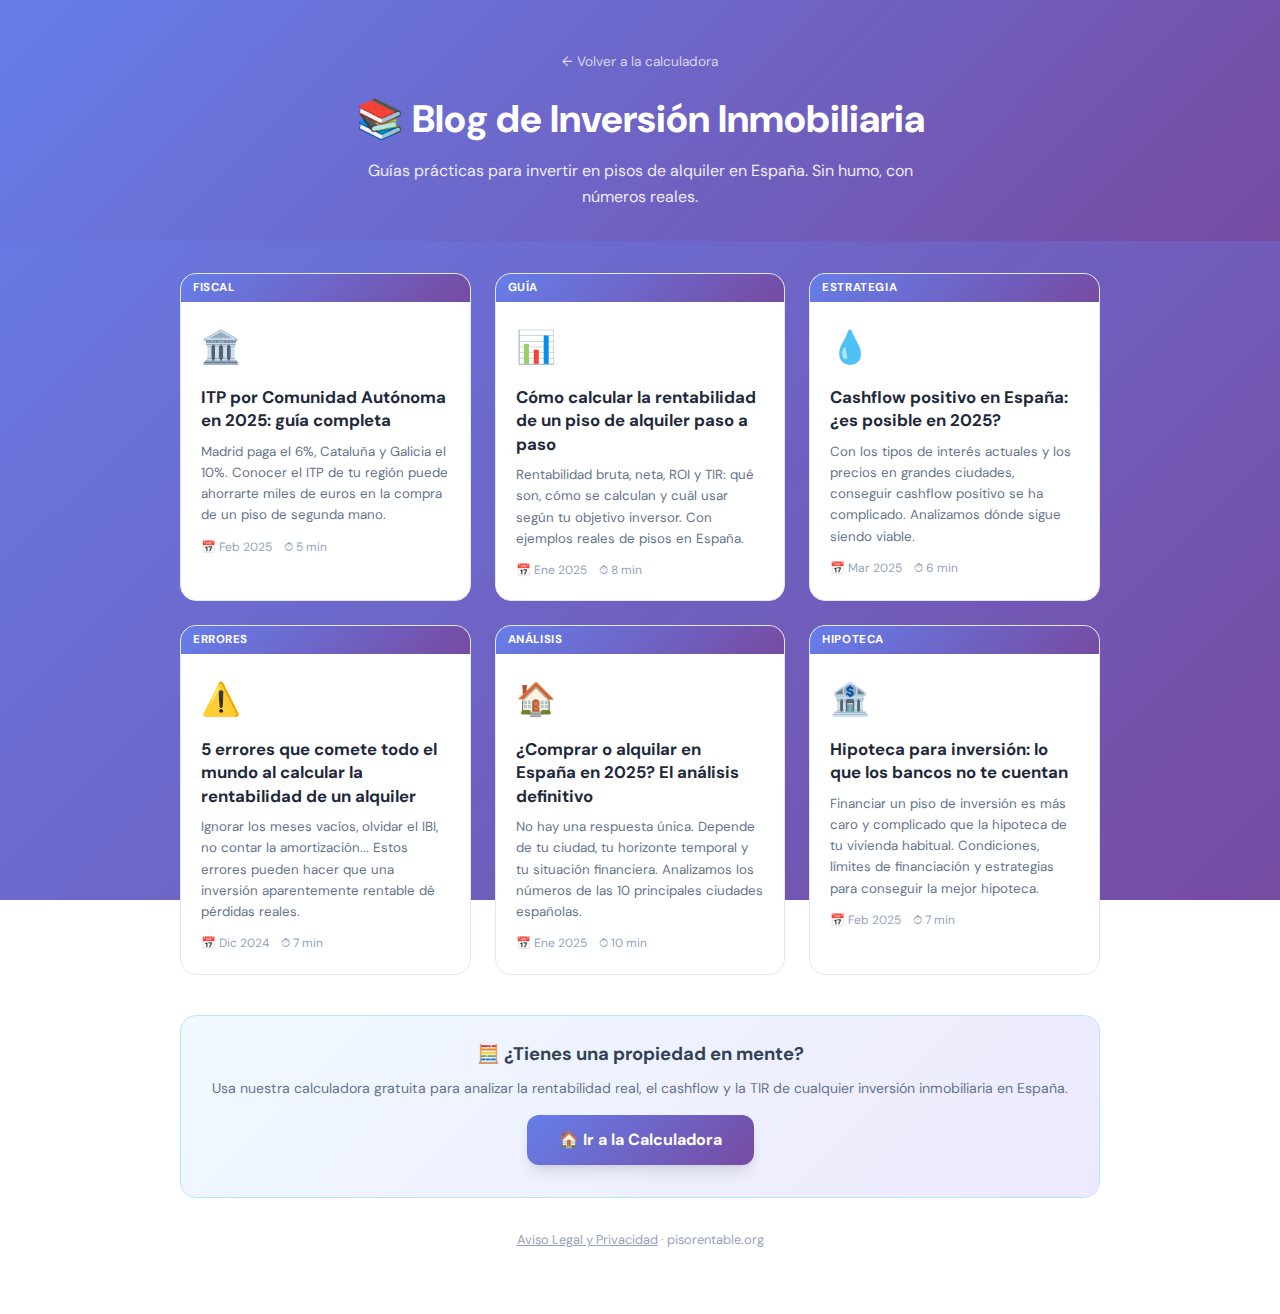
<file: blog.html>
<!DOCTYPE html>
<html lang="es">
<head>
    <meta charset="UTF-8"/>
    <meta name="viewport" content="width=device-width, initial-scale=1.0"/>
    <meta name="description" content="Guías y artículos sobre inversión inmobiliaria en España: cómo calcular la rentabilidad de un piso, ITP por comunidad autónoma, errores al invertir en alquiler y más."/>
    <meta name="keywords" content="blog inversión inmobiliaria, rentabilidad alquiler españa, ITP comunidades autónomas, cashflow inmobiliario, errores inversión piso"/>
    <meta property="og:type" content="website"/>
    <meta property="og:url" content="https://pisorentable.org/blog"/>
    <meta property="og:title" content="Blog de Inversión Inmobiliaria | PisoRentable.org"/>
    <meta property="og:description" content="Guías prácticas para invertir en pisos de alquiler en España. Sin humo, con números reales."/>
    <link rel="icon" type="image/png" href="https://pisorentable.org/piso.png"/>
    <title>Blog de Inversión Inmobiliaria | PisoRentable.org</title>
    <link rel="preconnect" href="https://fonts.googleapis.com"/>
    <link rel="preconnect" href="https://fonts.gstatic.com" crossorigin/>
    <link href="https://fonts.googleapis.com/css2?family=DM+Sans:wght@300;400;500;600;700;800&family=Inter:wght@400;500;600;700&display=swap" rel="stylesheet"/>
    <link rel="stylesheet" href="style.css">
    <style>
        .blog-hero {
            background: var(--gradient-main, linear-gradient(135deg, #667eea 0%, #764ba2 100%));
            padding: 3rem 1.5rem 2rem;
            text-align: center;
            color: #fff;
        }
        .blog-hero h1 { font-size: clamp(1.6rem, 4vw, 2.4rem); font-weight: 800; margin-bottom: 0.5rem; }
        .blog-hero p { font-size: 1rem; opacity: 0.88; max-width: 560px; margin: 0 auto; }
        .blog-back { display: inline-flex; align-items: center; gap: 0.4rem; color: rgba(255,255,255,0.75); font-size: 0.85rem; text-decoration: none; margin-bottom: 1rem; }
        .blog-back:hover { color: #fff; }

        .blog-container { max-width: 960px; margin: 2rem auto; padding: 0 1.25rem; }
        .blog-grid { display: grid; grid-template-columns: repeat(auto-fill, minmax(280px, 1fr)); gap: 1.5rem; }
        .blog-card {
            background: var(--card-bg, #fff);
            border: 1px solid var(--border-color, #e2e8f0);
            border-radius: 1rem;
            overflow: hidden;
            transition: transform 0.2s, box-shadow 0.2s;
            text-decoration: none;
            color: inherit;
        }
        .blog-card:hover { transform: translateY(-3px); box-shadow: 0 12px 32px rgba(0,0,0,0.1); }
        .blog-card-badge {
            background: linear-gradient(135deg, #667eea, #764ba2);
            color: #fff;
            font-size: 0.72rem;
            font-weight: 700;
            padding: 0.3rem 0.75rem;
            letter-spacing: 0.05em;
            text-transform: uppercase;
        }
        .blog-card-body { padding: 1.25rem; }
        .blog-card-emoji { font-size: 2rem; margin-bottom: 0.75rem; display: block; }
        .blog-card h2 { font-size: 1.05rem; font-weight: 700; margin-bottom: 0.5rem; color: var(--text-main, #1e293b); line-height: 1.4; }
        .blog-card p { font-size: 0.83rem; color: var(--text-light, #64748b); line-height: 1.6; margin-bottom: 0.75rem; }
        .blog-card-meta { font-size: 0.75rem; color: #94a3b8; display: flex; gap: 0.75rem; }
        .blog-cta {
            background: linear-gradient(135deg, #f0f9ff, #ede9fe);
            border: 1.5px solid #bae6fd;
            border-radius: 1rem;
            padding: 1.5rem;
            text-align: center;
            margin-top: 2.5rem;
        }
        .blog-cta h3 { font-size: 1.15rem; font-weight: 700; margin-bottom: 0.5rem; }
        .blog-cta p { font-size: 0.88rem; color: var(--text-light, #64748b); margin-bottom: 1rem; }

        @media (prefers-color-scheme: dark) {
            .blog-card { background: #1e293b; border-color: #334155; }
            .blog-card h2 { color: #f1f5f9; }
            .blog-cta { background: #1e293b; border-color: #334155; }
        }
    </style>
</head>
<body>
<div class="blog-hero">
    <a class="blog-back" href="/">← Volver a la calculadora</a>
    <h1>📚 Blog de Inversión Inmobiliaria</h1>
    <p>Guías prácticas para invertir en pisos de alquiler en España. Sin humo, con números reales.</p>
</div>

<div class="blog-container">
    <div class="blog-grid">

        <a href="/blog/itp-por-comunidad-autonoma.html" class="blog-card">
            <div class="blog-card-badge">Fiscal</div>
            <div class="blog-card-body">
                <span class="blog-card-emoji">🏛️</span>
                <h2>ITP por Comunidad Autónoma en 2025: guía completa</h2>
                <p>Madrid paga el 6%, Cataluña y Galicia el 10%. Conocer el ITP de tu región puede ahorrarte miles de euros en la compra de un piso de segunda mano.</p>
                <div class="blog-card-meta"><span>📅 Feb 2025</span><span>⏱ 5 min</span></div>
            </div>
        </a>

        <a href="/blog/como-calcular-rentabilidad-alquiler.html" class="blog-card">
            <div class="blog-card-badge">Guía</div>
            <div class="blog-card-body">
                <span class="blog-card-emoji">📊</span>
                <h2>Cómo calcular la rentabilidad de un piso de alquiler paso a paso</h2>
                <p>Rentabilidad bruta, neta, ROI y TIR: qué son, cómo se calculan y cuál usar según tu objetivo inversor. Con ejemplos reales de pisos en España.</p>
                <div class="blog-card-meta"><span>📅 Ene 2025</span><span>⏱ 8 min</span></div>
            </div>
        </a>

        <a href="/blog/cashflow-positivo-espana.html" class="blog-card">
            <div class="blog-card-badge">Estrategia</div>
            <div class="blog-card-body">
                <span class="blog-card-emoji">💧</span>
                <h2>Cashflow positivo en España: ¿es posible en 2025?</h2>
                <p>Con los tipos de interés actuales y los precios en grandes ciudades, conseguir cashflow positivo se ha complicado. Analizamos dónde sigue siendo viable.</p>
                <div class="blog-card-meta"><span>📅 Mar 2025</span><span>⏱ 6 min</span></div>
            </div>
        </a>

        <a href="/blog/errores-invertir-piso-alquiler.html" class="blog-card">
            <div class="blog-card-badge">Errores</div>
            <div class="blog-card-body">
                <span class="blog-card-emoji">⚠️</span>
                <h2>5 errores que comete todo el mundo al calcular la rentabilidad de un alquiler</h2>
                <p>Ignorar los meses vacíos, olvidar el IBI, no contar la amortización... Estos errores pueden hacer que una inversión aparentemente rentable dé pérdidas reales.</p>
                <div class="blog-card-meta"><span>📅 Dic 2024</span><span>⏱ 7 min</span></div>
            </div>
        </a>

        <a href="/blog/comprar-vs-alquilar-espana-2025.html" class="blog-card">
            <div class="blog-card-badge">Análisis</div>
            <div class="blog-card-body">
                <span class="blog-card-emoji">🏠</span>
                <h2>¿Comprar o alquilar en España en 2025? El análisis definitivo</h2>
                <p>No hay una respuesta única. Depende de tu ciudad, tu horizonte temporal y tu situación financiera. Analizamos los números de las 10 principales ciudades españolas.</p>
                <div class="blog-card-meta"><span>📅 Ene 2025</span><span>⏱ 10 min</span></div>
            </div>
        </a>

        <a href="/blog/hipoteca-inversion-alquiler.html" class="blog-card">
            <div class="blog-card-badge">Hipoteca</div>
            <div class="blog-card-body">
                <span class="blog-card-emoji">🏦</span>
                <h2>Hipoteca para inversión: lo que los bancos no te cuentan</h2>
                <p>Financiar un piso de inversión es más caro y complicado que la hipoteca de tu vivienda habitual. Condiciones, límites de financiación y estrategias para conseguir la mejor hipoteca.</p>
                <div class="blog-card-meta"><span>📅 Feb 2025</span><span>⏱ 7 min</span></div>
            </div>
        </a>

    </div>

    <div class="blog-cta">
        <h3>🧮 ¿Tienes una propiedad en mente?</h3>
        <p>Usa nuestra calculadora gratuita para analizar la rentabilidad real, el cashflow y la TIR de cualquier inversión inmobiliaria en España.</p>
        <a href="/" class="btn btn-primary" style="display:inline-block;padding:0.75rem 2rem;border-radius:0.75rem;text-decoration:none;background:linear-gradient(135deg,#667eea,#764ba2);color:#fff;font-weight:700;">
            🏠 Ir a la Calculadora
        </a>
    </div>

    <footer style="text-align:center;padding:2rem 0;color:#94a3b8;font-size:0.8rem;">
        <a href="/privacidad.html" style="color:#94a3b8;">Aviso Legal y Privacidad</a> · pisorentable.org
    </footer>
</div>
</body>
</html>
</file>
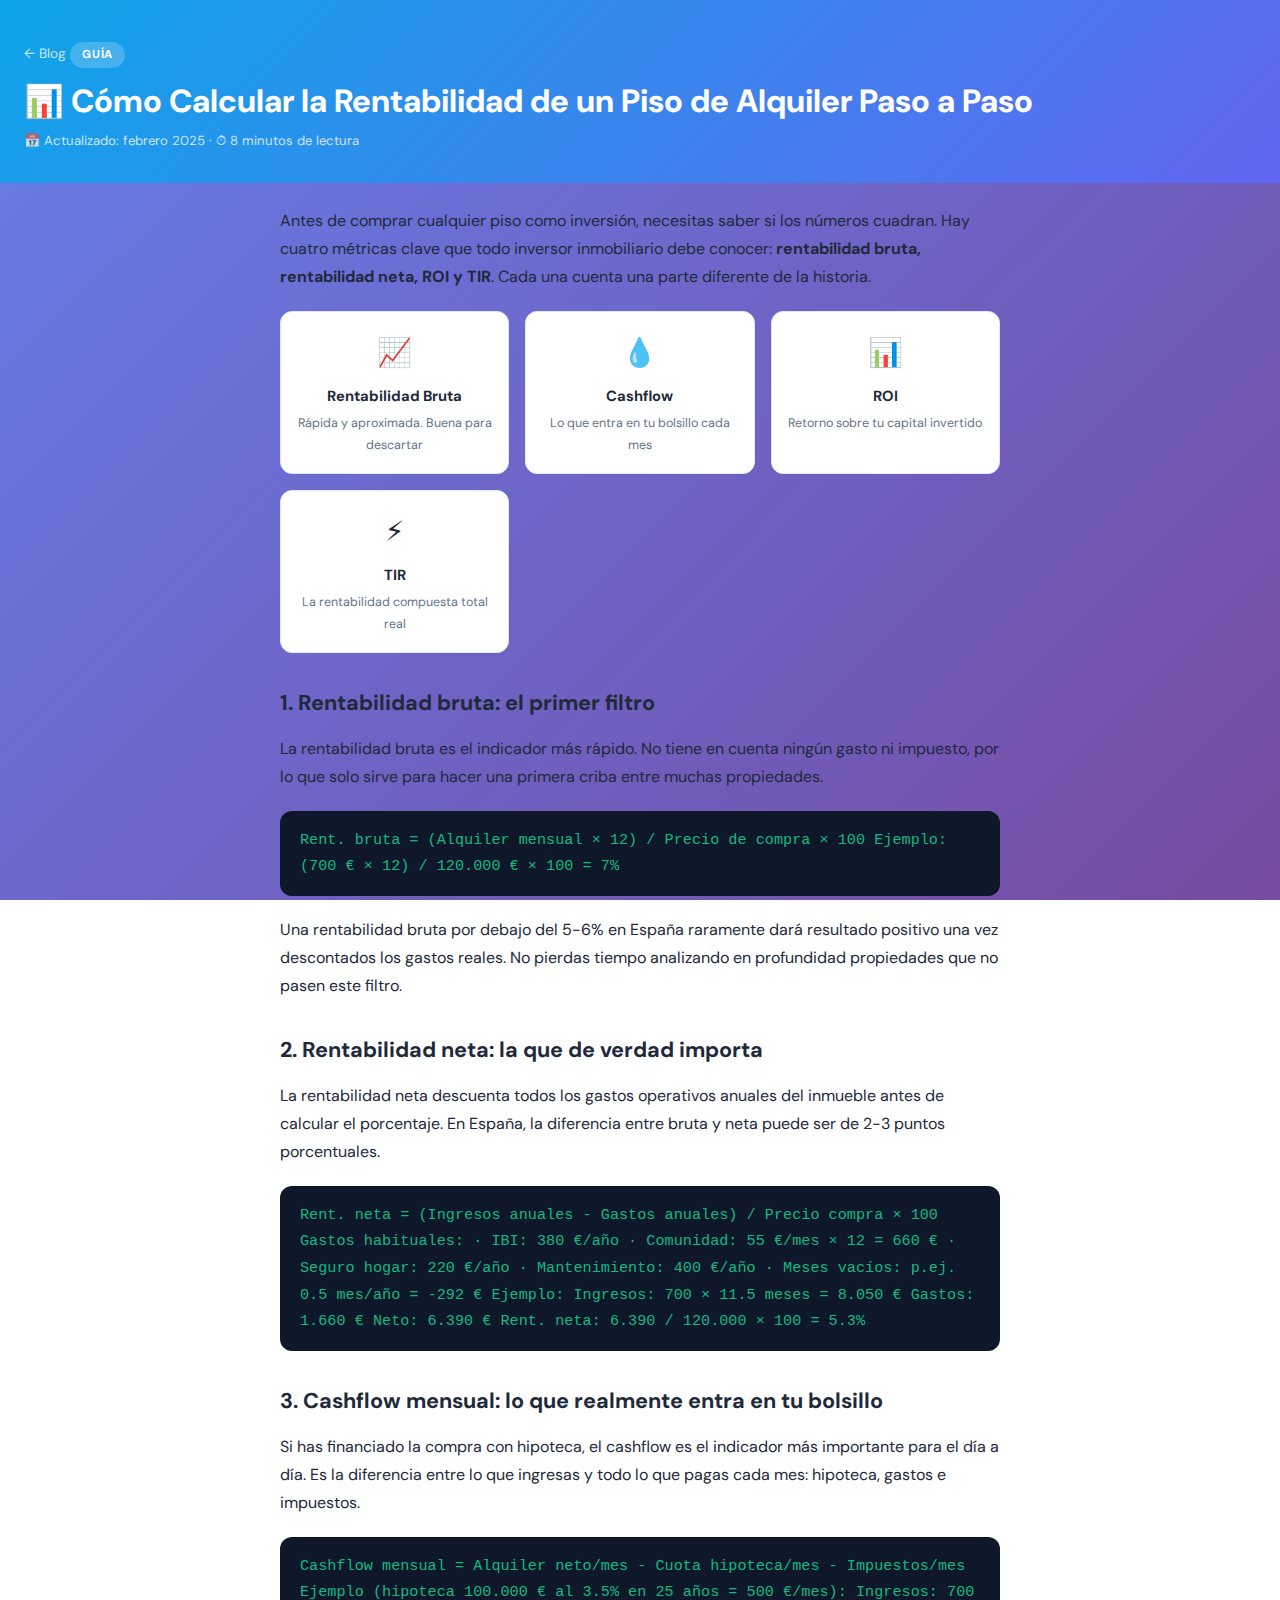
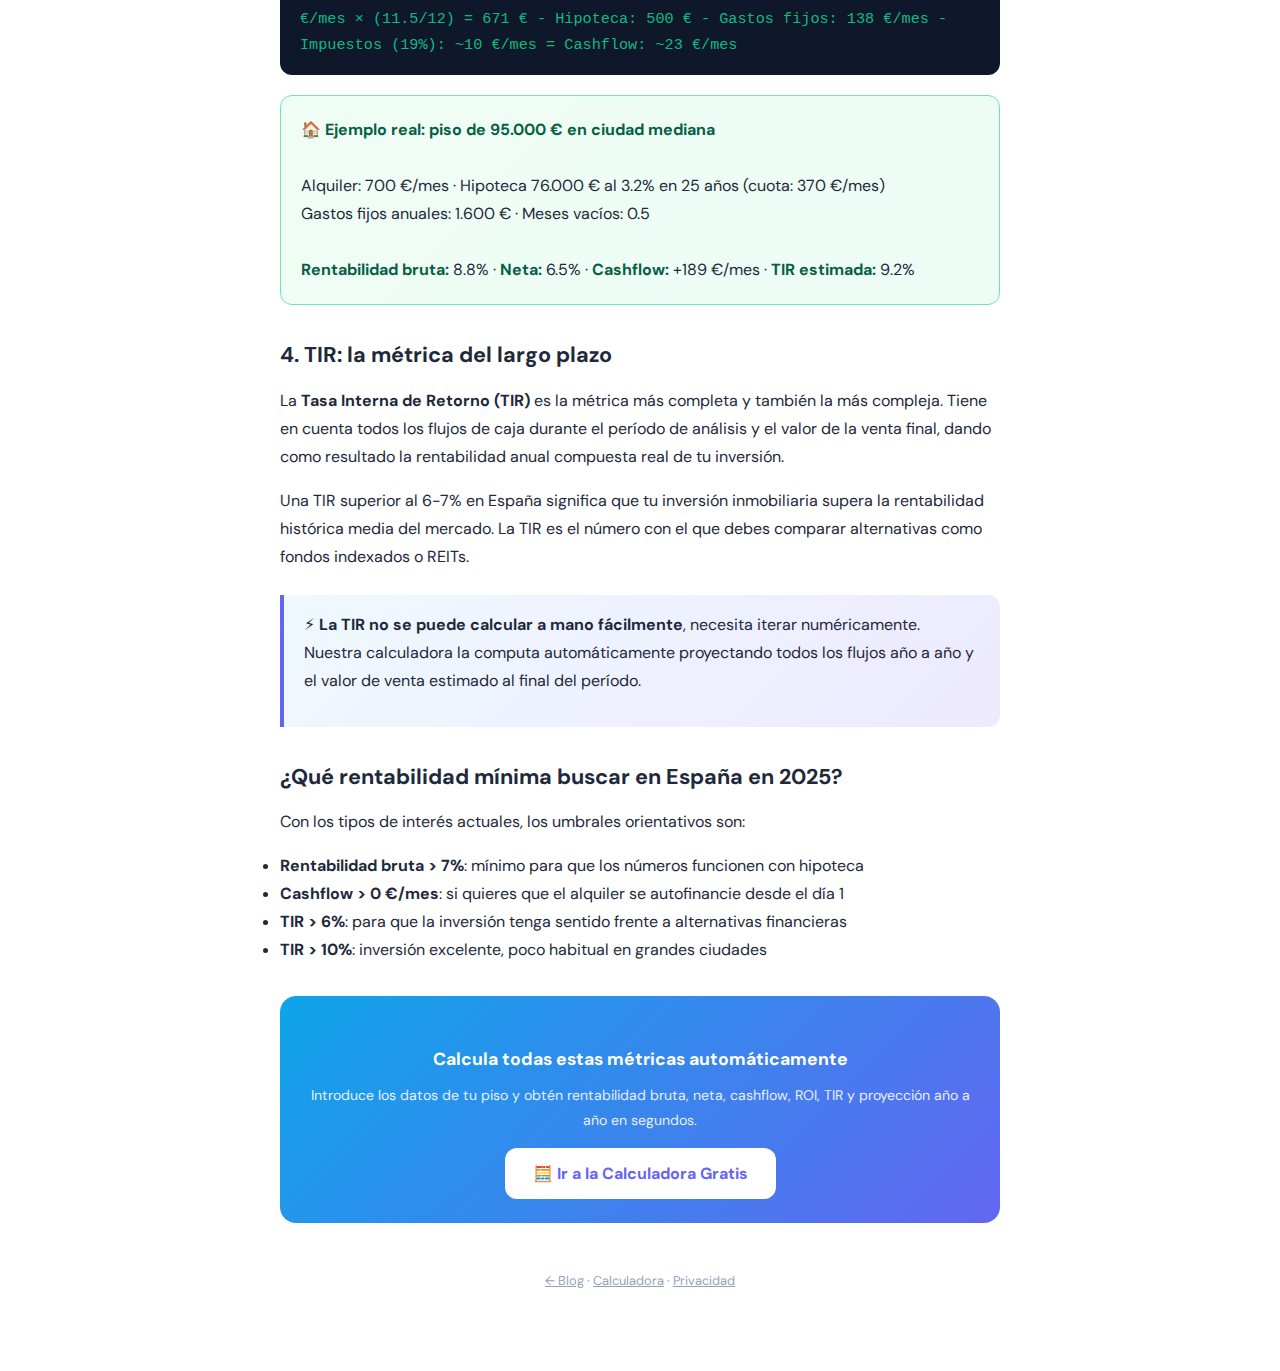
<file: como-calcular-rentabilidad-alquiler.html>
<!DOCTYPE html>
<html lang="es">
<head>
    <meta charset="UTF-8"/>
    <meta name="viewport" content="width=device-width, initial-scale=1.0"/>
    <meta name="description" content="Aprende a calcular la rentabilidad de un piso de alquiler en España paso a paso: rentabilidad bruta, neta, ROI, TIR y cashflow. Con fórmulas y ejemplos reales."/>
    <meta name="keywords" content="calcular rentabilidad piso alquiler, ROI inversión inmobiliaria, TIR piso alquiler, cashflow inmobiliario, rentabilidad bruta neta"/>
    <link rel="canonical" href="https://pisorentable.org/blog/como-calcular-rentabilidad-alquiler.html"/>
    <link rel="icon" type="image/png" href="https://pisorentable.org/piso.png"/>
    <title>Cómo Calcular la Rentabilidad de un Piso de Alquiler | PisoRentable.org</title>
    <link rel="preconnect" href="https://fonts.googleapis.com"/>
    <link rel="preconnect" href="https://fonts.gstatic.com" crossorigin/>
    <link href="https://fonts.googleapis.com/css2?family=DM+Sans:wght@300;400;500;600;700;800&family=Inter:wght@400;500;600;700&display=swap" rel="stylesheet"/>
    <link rel="stylesheet" href="../style.css">
    <script type="application/ld+json">
    {
        "@context": "https://schema.org",
        "@type": "Article",
        "headline": "Cómo calcular la rentabilidad de un piso de alquiler paso a paso",
        "description": "Guía completa: rentabilidad bruta, neta, ROI, TIR y cashflow con fórmulas y ejemplos reales.",
        "author": { "@type": "Organization", "name": "PisoRentable.org" },
        "publisher": { "@type": "Organization", "name": "PisoRentable.org", "url": "https://pisorentable.org" },
        "datePublished": "2025-01-15",
        "dateModified": "2025-02-20",
        "url": "https://pisorentable.org/blog/como-calcular-rentabilidad-alquiler.html"
    }
    </script>
    <style>
        .article-wrap { max-width: 760px; margin: 0 auto; padding: 1.5rem 1.25rem 3rem; }
        .article-hero { background: linear-gradient(135deg,#0ea5e9,#6366f1); padding: 2.5rem 1.5rem 2rem; color: #fff; }
        .article-back { display:inline-flex;align-items:center;gap:0.4rem;color:rgba(255,255,255,0.75);font-size:0.85rem;text-decoration:none;margin-bottom:1rem; }
        .article-back:hover { color:#fff; }
        .article-badge { font-size:0.72rem;font-weight:700;letter-spacing:0.07em;text-transform:uppercase;background:rgba(255,255,255,0.2);border-radius:99px;padding:0.25rem 0.75rem;display:inline-block;margin-bottom:0.75rem; }
        .article-hero h1 { font-size: clamp(1.4rem, 4vw, 2rem); font-weight: 800; line-height: 1.3; margin-bottom: 0.5rem; }
        .article-meta { font-size: 0.82rem; opacity: 0.75; }
        .article-body { font-size: 1rem; line-height: 1.75; color: var(--text-main, #1e293b); }
        .article-body h2 { font-size: 1.35rem; font-weight: 700; margin: 2rem 0 0.75rem; }
        .article-body h3 { font-size: 1.1rem; font-weight: 700; margin: 1.5rem 0 0.5rem; }
        .article-body p { margin-bottom: 1rem; }

        .formula-box {
            background: #0f172a;
            color: #10b981;
            border-radius: 0.75rem;
            padding: 1rem 1.25rem;
            font-family: 'Courier New', monospace;
            font-size: 0.95rem;
            margin: 1.25rem 0;
            overflow-x: auto;
        }
        .ejemplo-box {
            background: linear-gradient(135deg,#f0fdf4,#ecfdf5);
            border: 1.5px solid #6ee7b7;
            border-radius: 0.75rem;
            padding: 1.25rem;
            margin: 1.25rem 0;
        }
        .ejemplo-box strong { color: #065f46; }
        .article-callout { background: linear-gradient(135deg,#f0f9ff,#ede9fe); border-left: 4px solid #6366f1; border-radius: 0 0.75rem 0.75rem 0; padding: 1rem 1.25rem; margin: 1.5rem 0; }
        .metricas-grid { display: grid; grid-template-columns: repeat(auto-fill, minmax(200px, 1fr)); gap: 1rem; margin: 1.25rem 0; }
        .metrica-card { background: var(--card-bg,#fff); border: 1.5px solid var(--border-color,#e2e8f0); border-radius: 0.75rem; padding: 1rem; text-align: center; }
        .metrica-card .icon { font-size: 1.75rem; margin-bottom: 0.4rem; }
        .metrica-card .nombre { font-weight: 700; font-size: 0.92rem; margin-bottom: 0.25rem; }
        .metrica-card .desc { font-size: 0.78rem; color: var(--text-light,#64748b); }
        .article-cta { background: linear-gradient(135deg,#0ea5e9,#6366f1); border-radius: 1rem; padding: 1.5rem; text-align: center; color: #fff; margin-top: 2rem; }
        .article-cta h3 { font-size: 1.1rem; font-weight: 700; margin-bottom: 0.5rem; }
        .article-cta p { font-size: 0.88rem; opacity: 0.88; margin-bottom: 1rem; }
        .article-cta a { background: #fff; color: #6366f1; border-radius: 0.75rem; padding: 0.7rem 1.75rem; font-weight: 700; text-decoration: none; display: inline-block; }
    </style>
</head>
<body>
<div class="article-hero">
    <a class="article-back" href="/blog.html">← Blog</a>
    <div class="article-badge">Guía</div>
    <h1>📊 Cómo Calcular la Rentabilidad de un Piso de Alquiler Paso a Paso</h1>
    <div class="article-meta">📅 Actualizado: febrero 2025 · ⏱ 8 minutos de lectura</div>
</div>

<div class="article-wrap">
    <div class="article-body">

        <p>Antes de comprar cualquier piso como inversión, necesitas saber si los números cuadran. Hay cuatro métricas clave que todo inversor inmobiliario debe conocer: <strong>rentabilidad bruta, rentabilidad neta, ROI y TIR</strong>. Cada una cuenta una parte diferente de la historia.</p>

        <div class="metricas-grid">
            <div class="metrica-card"><div class="icon">📈</div><div class="nombre">Rentabilidad Bruta</div><div class="desc">Rápida y aproximada. Buena para descartar</div></div>
            <div class="metrica-card"><div class="icon">💧</div><div class="nombre">Cashflow</div><div class="desc">Lo que entra en tu bolsillo cada mes</div></div>
            <div class="metrica-card"><div class="icon">📊</div><div class="nombre">ROI</div><div class="desc">Retorno sobre tu capital invertido</div></div>
            <div class="metrica-card"><div class="icon">⚡</div><div class="nombre">TIR</div><div class="desc">La rentabilidad compuesta total real</div></div>
        </div>

        <h2>1. Rentabilidad bruta: el primer filtro</h2>

        <p>La rentabilidad bruta es el indicador más rápido. No tiene en cuenta ningún gasto ni impuesto, por lo que solo sirve para hacer una primera criba entre muchas propiedades.</p>

        <div class="formula-box">
Rent. bruta = (Alquiler mensual × 12) / Precio de compra × 100

Ejemplo: (700 € × 12) / 120.000 € × 100 = 7%</div>

        <p>Una rentabilidad bruta por debajo del 5-6% en España raramente dará resultado positivo una vez descontados los gastos reales. No pierdas tiempo analizando en profundidad propiedades que no pasen este filtro.</p>

        <h2>2. Rentabilidad neta: la que de verdad importa</h2>

        <p>La rentabilidad neta descuenta todos los gastos operativos anuales del inmueble antes de calcular el porcentaje. En España, la diferencia entre bruta y neta puede ser de 2-3 puntos porcentuales.</p>

        <div class="formula-box">
Rent. neta = (Ingresos anuales - Gastos anuales) / Precio compra × 100

Gastos habituales:
  · IBI: 380 €/año
  · Comunidad: 55 €/mes × 12 = 660 €
  · Seguro hogar: 220 €/año
  · Mantenimiento: 400 €/año
  · Meses vacíos: p.ej. 0.5 mes/año = -292 €
  
Ejemplo:
  Ingresos: 700 × 11.5 meses = 8.050 €
  Gastos: 1.660 €
  Neto: 6.390 €
  Rent. neta: 6.390 / 120.000 × 100 = 5.3%</div>

        <h2>3. Cashflow mensual: lo que realmente entra en tu bolsillo</h2>

        <p>Si has financiado la compra con hipoteca, el cashflow es el indicador más importante para el día a día. Es la diferencia entre lo que ingresas y todo lo que pagas cada mes: hipoteca, gastos e impuestos.</p>

        <div class="formula-box">
Cashflow mensual = Alquiler neto/mes - Cuota hipoteca/mes - Impuestos/mes

Ejemplo (hipoteca 100.000 € al 3.5% en 25 años = 500 €/mes):
  Ingresos: 700 €/mes × (11.5/12) = 671 €
  - Hipoteca: 500 €
  - Gastos fijos: 138 €/mes
  - Impuestos (19%): ~10 €/mes
  = Cashflow: ~23 €/mes</div>

        <div class="ejemplo-box">
            <strong>🏠 Ejemplo real: piso de 95.000 € en ciudad mediana</strong><br><br>
            Alquiler: 700 €/mes · Hipoteca 76.000 € al 3.2% en 25 años (cuota: 370 €/mes)<br>
            Gastos fijos anuales: 1.600 € · Meses vacíos: 0.5<br><br>
            <strong>Rentabilidad bruta:</strong> 8.8% · <strong>Neta:</strong> 6.5% · <strong>Cashflow:</strong> +189 €/mes · <strong>TIR estimada:</strong> 9.2%
        </div>

        <h2>4. TIR: la métrica del largo plazo</h2>

        <p>La <strong>Tasa Interna de Retorno (TIR)</strong> es la métrica más completa y también la más compleja. Tiene en cuenta todos los flujos de caja durante el período de análisis y el valor de la venta final, dando como resultado la rentabilidad anual compuesta real de tu inversión.</p>

        <p>Una TIR superior al 6-7% en España significa que tu inversión inmobiliaria supera la rentabilidad histórica media del mercado. La TIR es el número con el que debes comparar alternativas como fondos indexados o REITs.</p>

        <div class="article-callout">
            <p>⚡ <strong>La TIR no se puede calcular a mano fácilmente</strong>, necesita iterar numéricamente. Nuestra calculadora la computa automáticamente proyectando todos los flujos año a año y el valor de venta estimado al final del período.</p>
        </div>

        <h2>¿Qué rentabilidad mínima buscar en España en 2025?</h2>

        <p>Con los tipos de interés actuales, los umbrales orientativos son:</p>
        <ul>
            <li><strong>Rentabilidad bruta &gt; 7%</strong>: mínimo para que los números funcionen con hipoteca</li>
            <li><strong>Cashflow &gt; 0 €/mes</strong>: si quieres que el alquiler se autofinancie desde el día 1</li>
            <li><strong>TIR &gt; 6%</strong>: para que la inversión tenga sentido frente a alternativas financieras</li>
            <li><strong>TIR &gt; 10%</strong>: inversión excelente, poco habitual en grandes ciudades</li>
        </ul>

        <div class="article-cta">
            <h3>Calcula todas estas métricas automáticamente</h3>
            <p>Introduce los datos de tu piso y obtén rentabilidad bruta, neta, cashflow, ROI, TIR y proyección año a año en segundos.</p>
            <a href="/">🧮 Ir a la Calculadora Gratis</a>
        </div>

    </div>

    <footer style="text-align:center;padding:2rem 0;color:#94a3b8;font-size:0.8rem;margin-top:1rem;">
        <a href="/blog.html" style="color:#94a3b8;">← Blog</a> · 
        <a href="/" style="color:#94a3b8;">Calculadora</a> · 
        <a href="/privacidad.html" style="color:#94a3b8;">Privacidad</a>
    </footer>
</div>
</body>
</html>
</file>
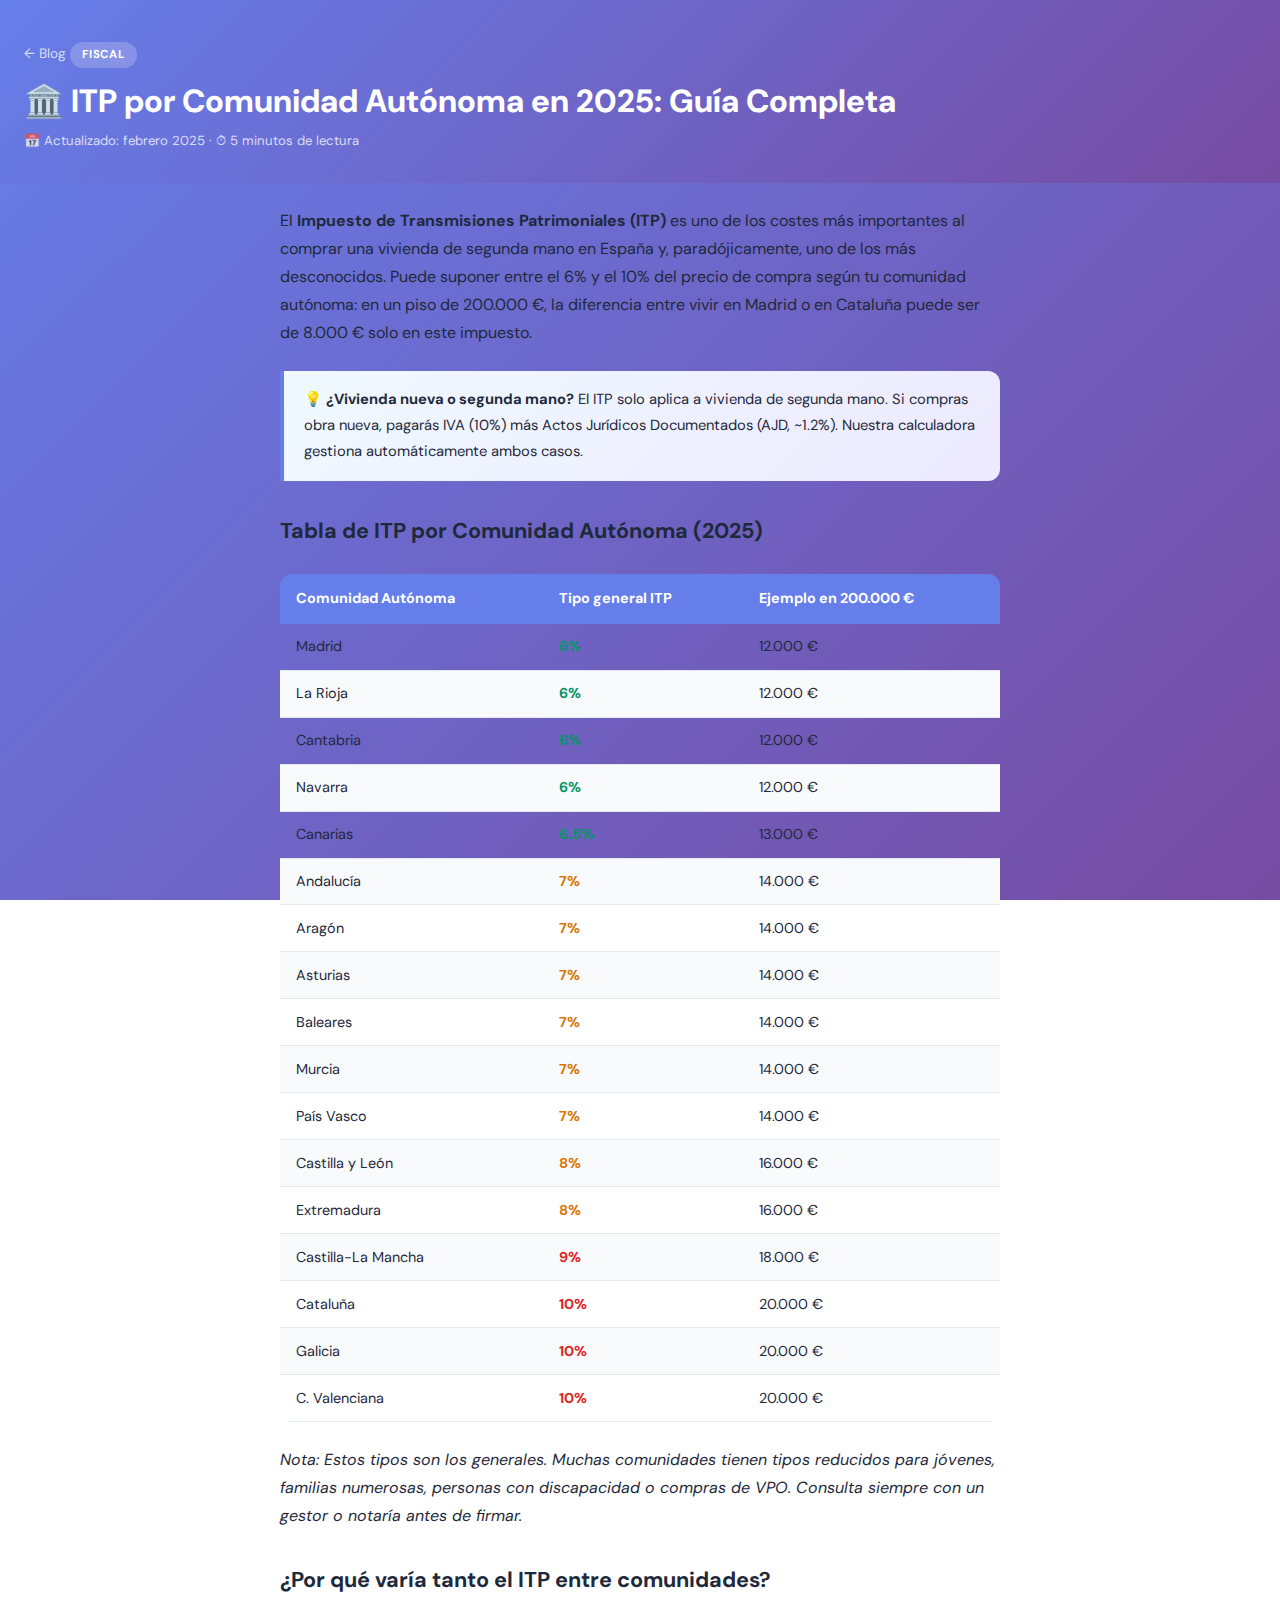
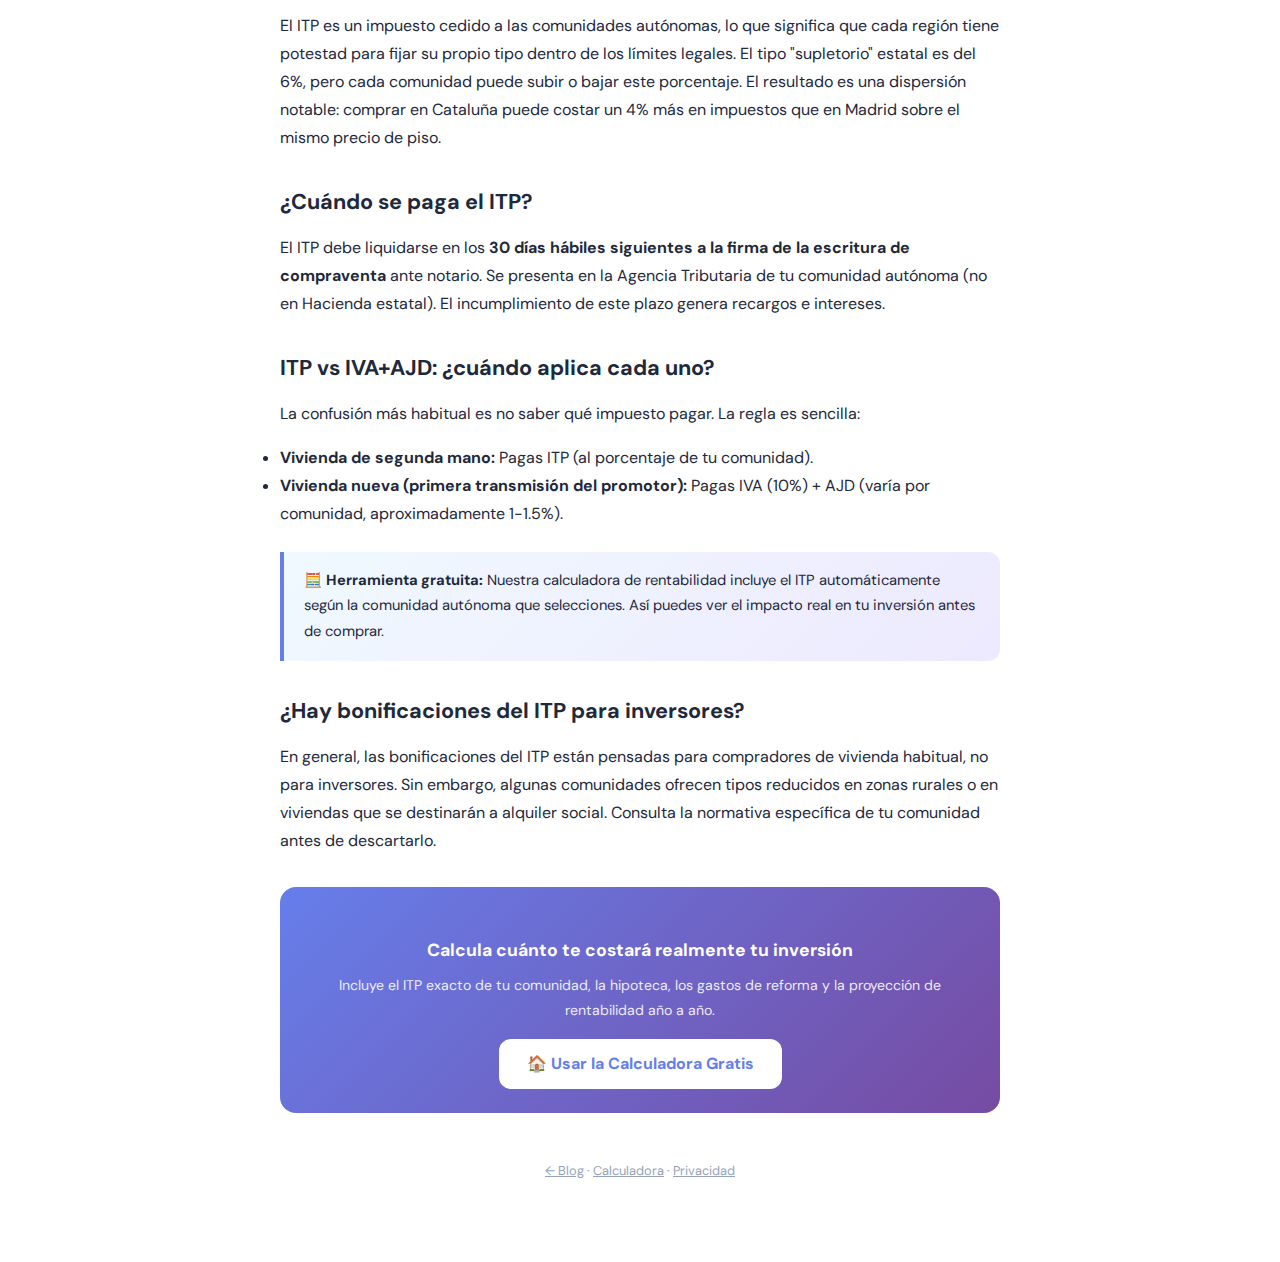
<file: itp-por-comunidad-autonoma.html>
<!DOCTYPE html>
<html lang="es">
<head>
    <meta charset="UTF-8"/>
    <meta name="viewport" content="width=device-width, initial-scale=1.0"/>
    <meta name="description" content="Guía completa del ITP (Impuesto de Transmisiones Patrimoniales) por comunidad autónoma en España 2025. Madrid 6%, Cataluña 10%, Andalucía 7%... descubre cuánto pagarás al comprar un piso."/>
    <meta name="keywords" content="ITP comunidades autónomas, impuesto transmisiones patrimoniales 2025, ITP madrid, ITP cataluña, ITP andalucía, comprar piso impuestos"/>
    <link rel="canonical" href="https://pisorentable.org/blog/itp-por-comunidad-autonoma.html"/>
    <link rel="icon" type="image/png" href="https://pisorentable.org/piso.png"/>
    <title>ITP por Comunidad Autónoma 2025: Guía Completa | PisoRentable.org</title>
    <link rel="preconnect" href="https://fonts.googleapis.com"/>
    <link rel="preconnect" href="https://fonts.gstatic.com" crossorigin/>
    <link href="https://fonts.googleapis.com/css2?family=DM+Sans:wght@300;400;500;600;700;800&family=Inter:wght@400;500;600;700&display=swap" rel="stylesheet"/>
    <link rel="stylesheet" href="../style.css">
    <!-- Schema.org Article -->
    <script type="application/ld+json">
    {
        "@context": "https://schema.org",
        "@type": "Article",
        "headline": "ITP por Comunidad Autónoma en 2025: guía completa",
        "description": "Guía completa del ITP por comunidad autónoma en España 2025.",
        "author": { "@type": "Organization", "name": "PisoRentable.org" },
        "publisher": { "@type": "Organization", "name": "PisoRentable.org", "url": "https://pisorentable.org" },
        "datePublished": "2025-02-01",
        "dateModified": "2025-02-20",
        "url": "https://pisorentable.org/blog/itp-por-comunidad-autonoma.html"
    }
    </script>
    <style>
        .article-wrap { max-width: 760px; margin: 0 auto; padding: 1.5rem 1.25rem 3rem; }
        .article-hero { background: var(--gradient-main, linear-gradient(135deg,#667eea,#764ba2)); padding: 2.5rem 1.5rem 2rem; color: #fff; }
        .article-back { display:inline-flex;align-items:center;gap:0.4rem;color:rgba(255,255,255,0.75);font-size:0.85rem;text-decoration:none;margin-bottom:1rem; }
        .article-back:hover { color:#fff; }
        .article-badge { font-size:0.72rem;font-weight:700;letter-spacing:0.07em;text-transform:uppercase;background:rgba(255,255,255,0.2);border-radius:99px;padding:0.25rem 0.75rem;display:inline-block;margin-bottom:0.75rem; }
        .article-hero h1 { font-size: clamp(1.4rem, 4vw, 2rem); font-weight: 800; line-height: 1.3; margin-bottom: 0.5rem; }
        .article-meta { font-size: 0.82rem; opacity: 0.75; }
        .article-body { font-size: 1rem; line-height: 1.75; color: var(--text-main, #1e293b); }
        .article-body h2 { font-size: 1.35rem; font-weight: 700; margin: 2rem 0 0.75rem; color: var(--text-main, #1e293b); }
        .article-body h3 { font-size: 1.1rem; font-weight: 700; margin: 1.5rem 0 0.5rem; }
        .article-body p { margin-bottom: 1rem; }
        .article-body strong { color: var(--text-main, #1e293b); }

        .itp-table { width: 100%; border-collapse: collapse; margin: 1.5rem 0; font-size: 0.9rem; border-radius: 0.75rem; overflow: hidden; }
        .itp-table th { background: #667eea; color: #fff; padding: 0.75rem 1rem; text-align: left; font-weight: 700; }
        .itp-table td { padding: 0.65rem 1rem; border-bottom: 1px solid var(--border-color, #e2e8f0); }
        .itp-table tr:nth-child(even) td { background: var(--hover-bg, #f8fafc); }
        .itp-low { color: #059669; font-weight: 700; }
        .itp-mid { color: #d97706; font-weight: 700; }
        .itp-high { color: #dc2626; font-weight: 700; }

        .article-callout { background: linear-gradient(135deg,#f0f9ff,#ede9fe); border-left: 4px solid #667eea; border-radius: 0 0.75rem 0.75rem 0; padding: 1rem 1.25rem; margin: 1.5rem 0; }
        .article-callout p { margin: 0; font-size: 0.92rem; }
        .article-cta { background: linear-gradient(135deg,#667eea,#764ba2); border-radius: 1rem; padding: 1.5rem; text-align: center; color: #fff; margin-top: 2rem; }
        .article-cta h3 { font-size: 1.1rem; font-weight: 700; margin-bottom: 0.5rem; }
        .article-cta p { font-size: 0.88rem; opacity: 0.88; margin-bottom: 1rem; }
        .article-cta a { background: #fff; color: #667eea; border-radius: 0.75rem; padding: 0.7rem 1.75rem; font-weight: 700; text-decoration: none; display: inline-block; }
    </style>
</head>
<body>
<div class="article-hero">
    <a class="article-back" href="/blog.html">← Blog</a>
    <div class="article-badge">Fiscal</div>
    <h1>🏛️ ITP por Comunidad Autónoma en 2025: Guía Completa</h1>
    <div class="article-meta">📅 Actualizado: febrero 2025 · ⏱ 5 minutos de lectura</div>
</div>

<div class="article-wrap">
    <div class="article-body">

        <p>El <strong>Impuesto de Transmisiones Patrimoniales (ITP)</strong> es uno de los costes más importantes al comprar una vivienda de segunda mano en España y, paradójicamente, uno de los más desconocidos. Puede suponer entre el 6% y el 10% del precio de compra según tu comunidad autónoma: en un piso de 200.000 €, la diferencia entre vivir en Madrid o en Cataluña puede ser de 8.000 € solo en este impuesto.</p>

        <div class="article-callout">
            <p>💡 <strong>¿Vivienda nueva o segunda mano?</strong> El ITP solo aplica a vivienda de segunda mano. Si compras obra nueva, pagarás IVA (10%) más Actos Jurídicos Documentados (AJD, ~1.2%). Nuestra calculadora gestiona automáticamente ambos casos.</p>
        </div>

        <h2>Tabla de ITP por Comunidad Autónoma (2025)</h2>

        <table class="itp-table">
            <thead>
                <tr>
                    <th>Comunidad Autónoma</th>
                    <th>Tipo general ITP</th>
                    <th>Ejemplo en 200.000 €</th>
                </tr>
            </thead>
            <tbody>
                <tr><td>Madrid</td><td class="itp-low">6%</td><td>12.000 €</td></tr>
                <tr><td>La Rioja</td><td class="itp-low">6%</td><td>12.000 €</td></tr>
                <tr><td>Cantabria</td><td class="itp-low">6%</td><td>12.000 €</td></tr>
                <tr><td>Navarra</td><td class="itp-low">6%</td><td>12.000 €</td></tr>
                <tr><td>Canarias</td><td class="itp-low">6.5%</td><td>13.000 €</td></tr>
                <tr><td>Andalucía</td><td class="itp-mid">7%</td><td>14.000 €</td></tr>
                <tr><td>Aragón</td><td class="itp-mid">7%</td><td>14.000 €</td></tr>
                <tr><td>Asturias</td><td class="itp-mid">7%</td><td>14.000 €</td></tr>
                <tr><td>Baleares</td><td class="itp-mid">7%</td><td>14.000 €</td></tr>
                <tr><td>Murcia</td><td class="itp-mid">7%</td><td>14.000 €</td></tr>
                <tr><td>País Vasco</td><td class="itp-mid">7%</td><td>14.000 €</td></tr>
                <tr><td>Castilla y León</td><td class="itp-mid">8%</td><td>16.000 €</td></tr>
                <tr><td>Extremadura</td><td class="itp-mid">8%</td><td>16.000 €</td></tr>
                <tr><td>Castilla-La Mancha</td><td class="itp-high">9%</td><td>18.000 €</td></tr>
                <tr><td>Cataluña</td><td class="itp-high">10%</td><td>20.000 €</td></tr>
                <tr><td>Galicia</td><td class="itp-high">10%</td><td>20.000 €</td></tr>
                <tr><td>C. Valenciana</td><td class="itp-high">10%</td><td>20.000 €</td></tr>
            </tbody>
        </table>

        <p><em>Nota: Estos tipos son los generales. Muchas comunidades tienen tipos reducidos para jóvenes, familias numerosas, personas con discapacidad o compras de VPO. Consulta siempre con un gestor o notaría antes de firmar.</em></p>

        <h2>¿Por qué varía tanto el ITP entre comunidades?</h2>

        <p>El ITP es un impuesto cedido a las comunidades autónomas, lo que significa que cada región tiene potestad para fijar su propio tipo dentro de los límites legales. El tipo "supletorio" estatal es del 6%, pero cada comunidad puede subir o bajar este porcentaje. El resultado es una dispersión notable: comprar en Cataluña puede costar un 4% más en impuestos que en Madrid sobre el mismo precio de piso.</p>

        <h2>¿Cuándo se paga el ITP?</h2>

        <p>El ITP debe liquidarse en los <strong>30 días hábiles siguientes a la firma de la escritura de compraventa</strong> ante notario. Se presenta en la Agencia Tributaria de tu comunidad autónoma (no en Hacienda estatal). El incumplimiento de este plazo genera recargos e intereses.</p>

        <h2>ITP vs IVA+AJD: ¿cuándo aplica cada uno?</h2>

        <p>La confusión más habitual es no saber qué impuesto pagar. La regla es sencilla:</p>
        <ul>
            <li><strong>Vivienda de segunda mano:</strong> Pagas ITP (al porcentaje de tu comunidad).</li>
            <li><strong>Vivienda nueva (primera transmisión del promotor):</strong> Pagas IVA (10%) + AJD (varía por comunidad, aproximadamente 1-1.5%).</li>
        </ul>

        <div class="article-callout">
            <p>🧮 <strong>Herramienta gratuita:</strong> Nuestra calculadora de rentabilidad incluye el ITP automáticamente según la comunidad autónoma que selecciones. Así puedes ver el impacto real en tu inversión antes de comprar.</p>
        </div>

        <h2>¿Hay bonificaciones del ITP para inversores?</h2>

        <p>En general, las bonificaciones del ITP están pensadas para compradores de vivienda habitual, no para inversores. Sin embargo, algunas comunidades ofrecen tipos reducidos en zonas rurales o en viviendas que se destinarán a alquiler social. Consulta la normativa específica de tu comunidad antes de descartarlo.</p>

        <div class="article-cta">
            <h3>Calcula cuánto te costará realmente tu inversión</h3>
            <p>Incluye el ITP exacto de tu comunidad, la hipoteca, los gastos de reforma y la proyección de rentabilidad año a año.</p>
            <a href="/">🏠 Usar la Calculadora Gratis</a>
        </div>

    </div>

    <footer style="text-align:center;padding:2rem 0;color:#94a3b8;font-size:0.8rem;margin-top:1rem;">
        <a href="/blog.html" style="color:#94a3b8;">← Blog</a> · 
        <a href="/" style="color:#94a3b8;">Calculadora</a> · 
        <a href="/privacidad.html" style="color:#94a3b8;">Privacidad</a>
    </footer>
</div>
</body>
</html>
</file>
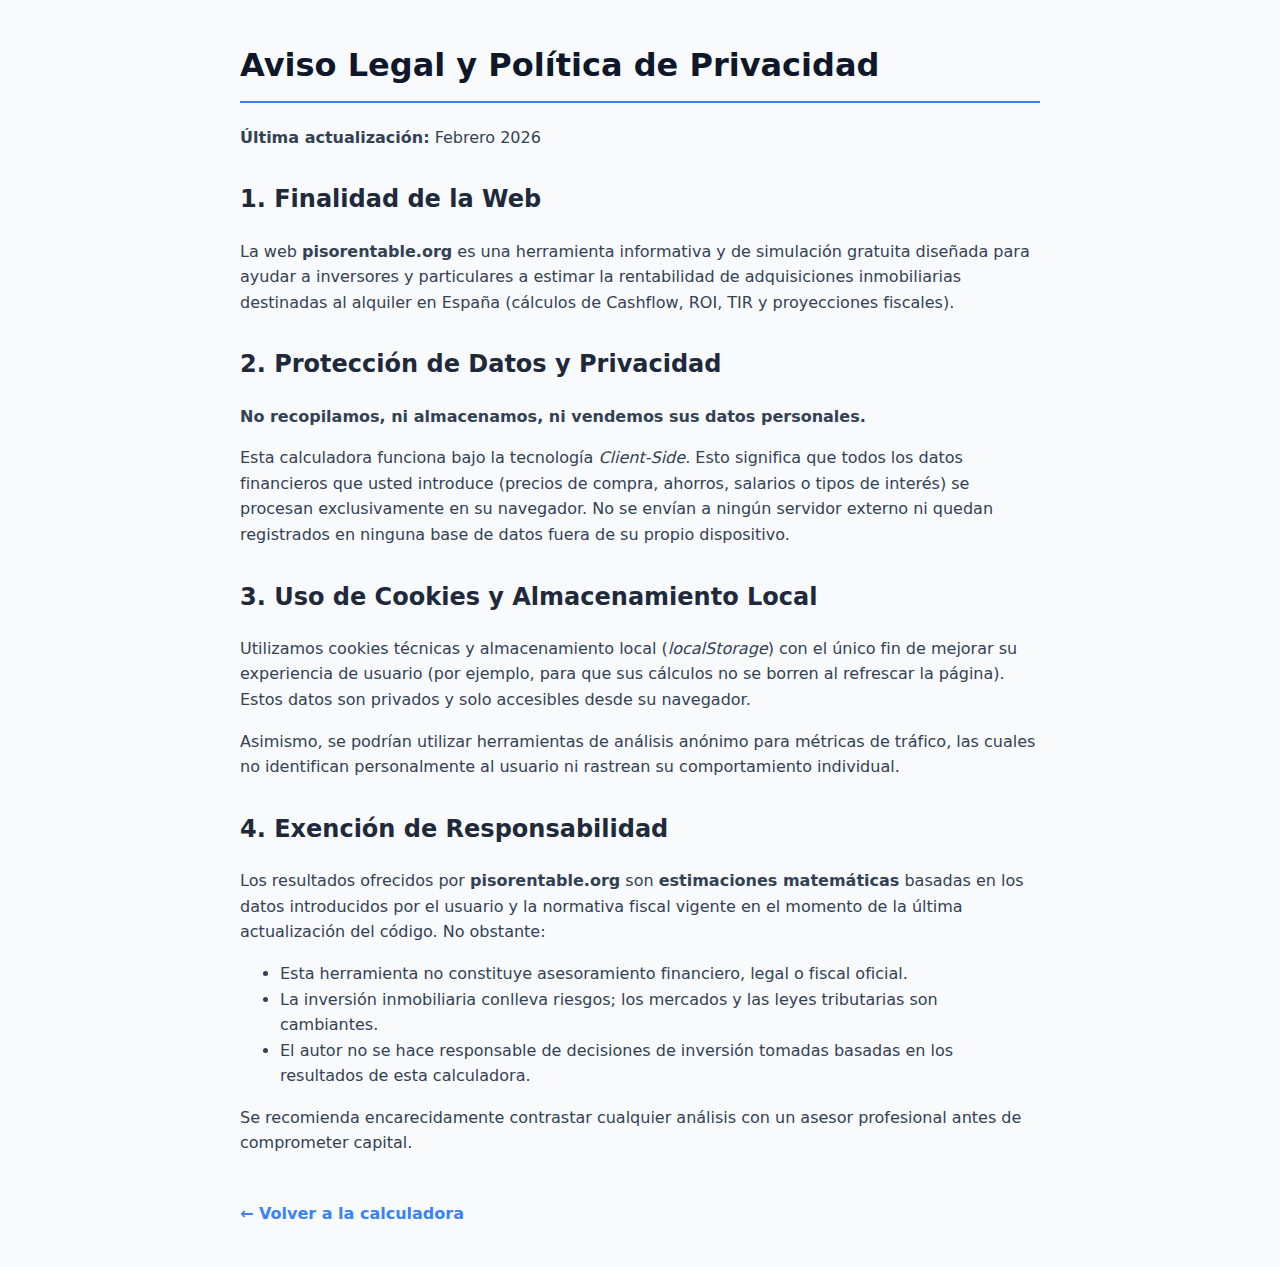
<file: privacidad.html>
<!DOCTYPE html>
<html lang="es">
<head>
    <meta charset="UTF-8">
    <meta name="viewport" content="width=device-width, initial-scale=1.0">
    <title>Aviso Legal y Privacidad | PisoRentable.org</title>
    <style>
        body { font-family: 'Inter', system-ui, sans-serif; line-height: 1.6; color: #334155; max-width: 800px; margin: 40px auto; padding: 0 20px; background-color: #f8fafc; }
        h1 { color: #0f172a; border-bottom: 2px solid #3b82f6; padding-bottom: 10px; }
        h2 { color: #1e293b; margin-top: 30px; }
        p { margin-bottom: 15px; }
        .back-link { display: inline-block; margin-top: 30px; color: #3b82f6; text-decoration: none; font-weight: 600; }
        .back-link:hover { text-decoration: underline; }
    </style>
</head>
<body>

    <h1>Aviso Legal y Política de Privacidad</h1>
    <p><strong>Última actualización:</strong> Febrero 2026</p>

    <h2>1. Finalidad de la Web</h2>
    <p>La web <strong>pisorentable.org</strong> es una herramienta informativa y de simulación gratuita diseñada para ayudar a inversores y particulares a estimar la rentabilidad de adquisiciones inmobiliarias destinadas al alquiler en España (cálculos de Cashflow, ROI, TIR y proyecciones fiscales).</p>

    <h2>2. Protección de Datos y Privacidad</h2>
    <p><strong>No recopilamos, ni almacenamos, ni vendemos sus datos personales.</strong></p>
    <p>Esta calculadora funciona bajo la tecnología <em>Client-Side</em>. Esto significa que todos los datos financieros que usted introduce (precios de compra, ahorros, salarios o tipos de interés) se procesan exclusivamente en su navegador. No se envían a ningún servidor externo ni quedan registrados en ninguna base de datos fuera de su propio dispositivo.</p>

    <h2>3. Uso de Cookies y Almacenamiento Local</h2>
    <p>Utilizamos cookies técnicas y almacenamiento local (<em>localStorage</em>) con el único fin de mejorar su experiencia de usuario (por ejemplo, para que sus cálculos no se borren al refrescar la página). Estos datos son privados y solo accesibles desde su navegador.</p>
    <p>Asimismo, se podrían utilizar herramientas de análisis anónimo para métricas de tráfico, las cuales no identifican personalmente al usuario ni rastrean su comportamiento individual.</p>

    <h2>4. Exención de Responsabilidad</h2>
    <p>Los resultados ofrecidos por <strong>pisorentable.org</strong> son <strong>estimaciones matemáticas</strong> basadas en los datos introducidos por el usuario y la normativa fiscal vigente en el momento de la última actualización del código. No obstante:</p>
    <ul>
        <li>Esta herramienta no constituye asesoramiento financiero, legal o fiscal oficial.</li>
        <li>La inversión inmobiliaria conlleva riesgos; los mercados y las leyes tributarias son cambiantes.</li>
        <li>El autor no se hace responsable de decisiones de inversión tomadas basadas en los resultados de esta calculadora.</li>
    </ul>
    <p>Se recomienda encarecidamente contrastar cualquier análisis con un asesor profesional antes de comprometer capital.</p>

    <a href="index.html" class="back-link">← Volver a la calculadora</a>

</body>
</html>
</file>
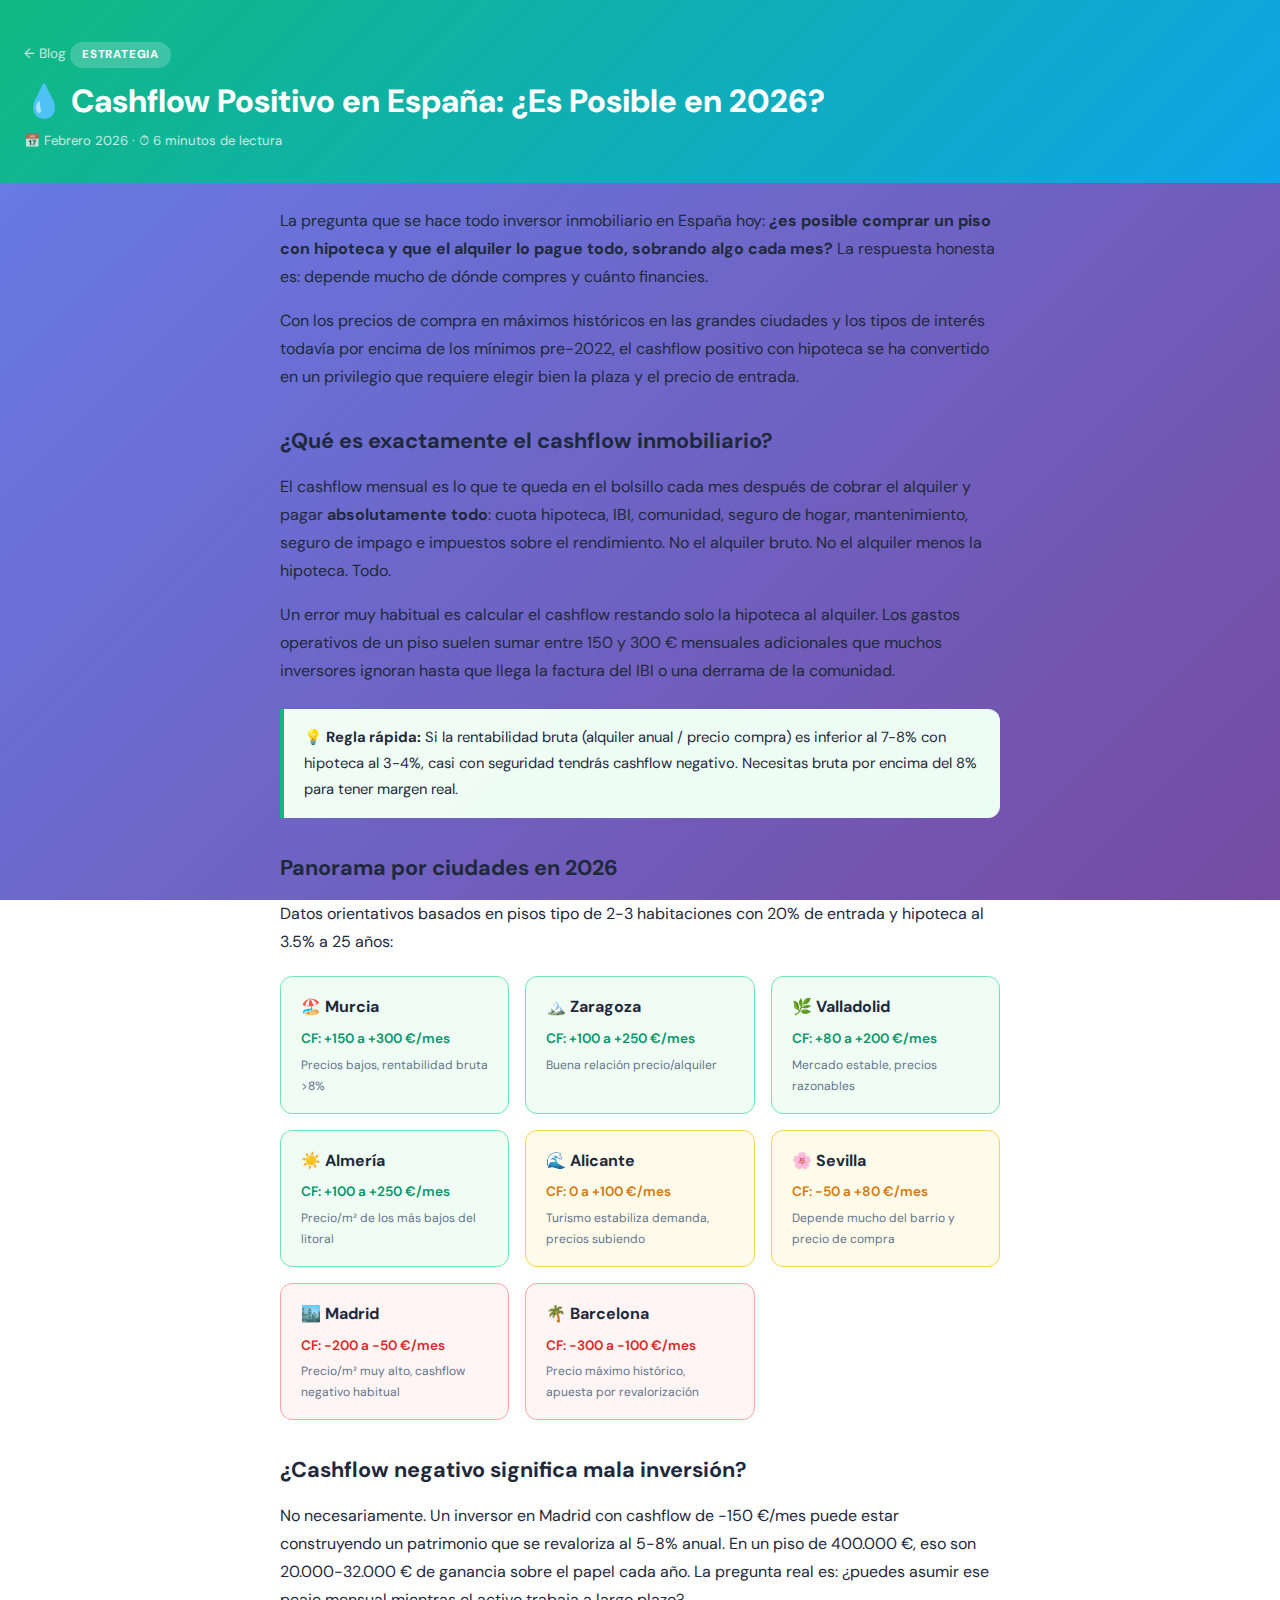
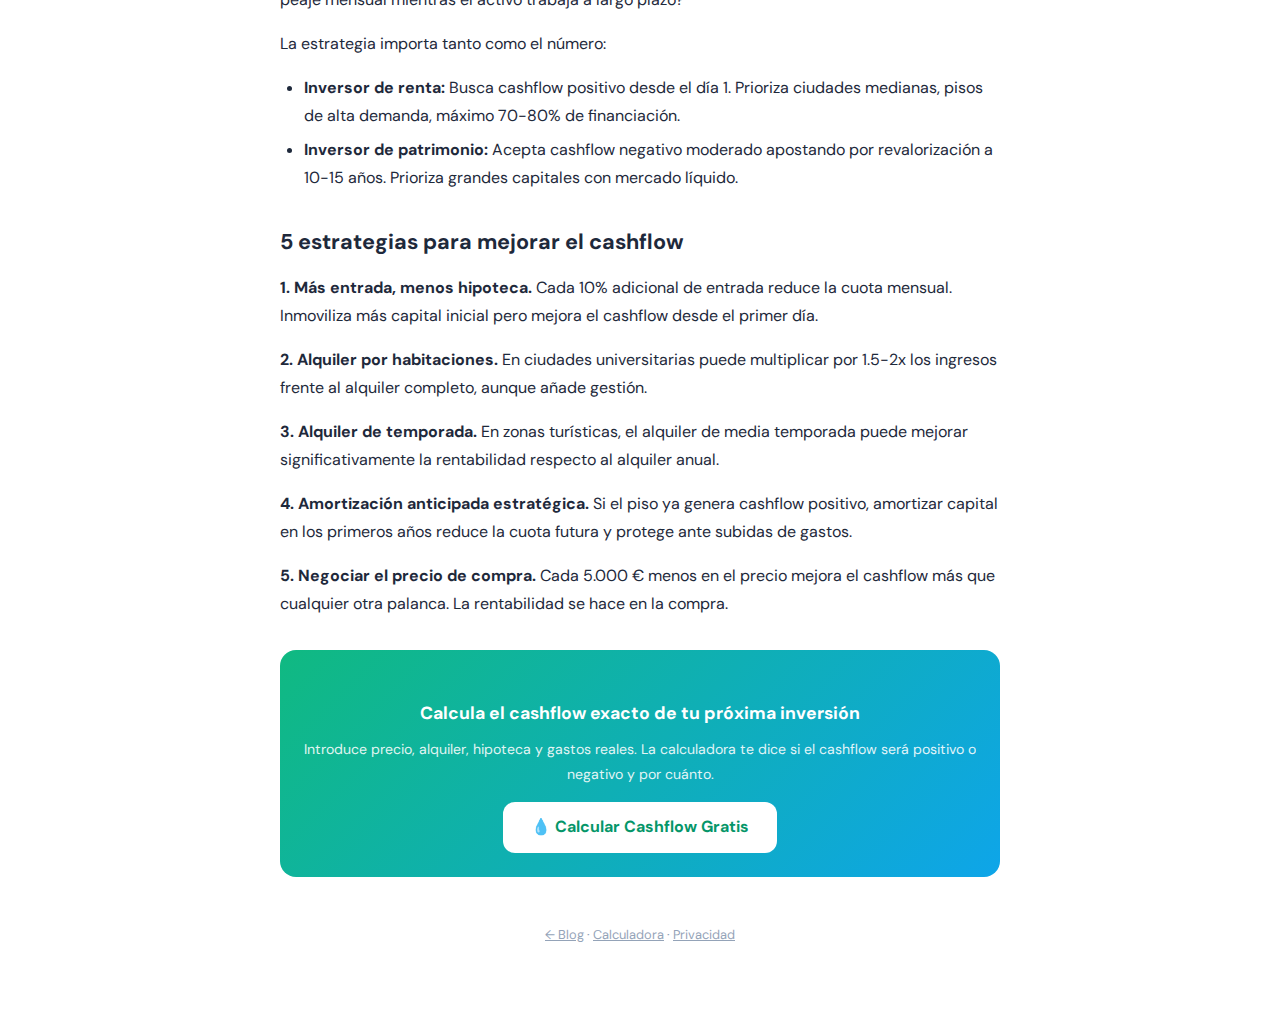
<file: blog/cashflow-positivo-espana.html>
<!DOCTYPE html>
<html lang="es">
<head>
    <meta charset="UTF-8"/>
    <meta name="viewport" content="width=device-width, initial-scale=1.0"/>
    <meta name="description" content="¿Es posible conseguir cashflow positivo en España en 2026? Analizamos las ciudades donde los números todavía funcionan y las estrategias para maximizar el flujo de caja de tu inversión."/>
    <meta name="keywords" content="cashflow positivo alquiler españa, inversión inmobiliaria cashflow, pisos rentables españa 2026, cashflow inmobiliario ciudades medianas"/>
    <link rel="canonical" href="https://pisorentable.org/blog/cashflow-positivo-espana.html"/>
    <link rel="icon" type="image/png" href="https://pisorentable.org/piso.png"/>
    <title>Cashflow Positivo en España 2026: ¿Dónde Sigue Siendo Posible? | PisoRentable.org</title>
    <link rel="preconnect" href="https://fonts.googleapis.com"/>
    <link rel="preconnect" href="https://fonts.gstatic.com" crossorigin/>
    <link href="https://fonts.googleapis.com/css2?family=DM+Sans:wght@300;400;500;600;700;800&family=Inter:wght@400;500;600;700&display=swap" rel="stylesheet"/>
    <link rel="stylesheet" href="../style.css">
    <script type="application/ld+json">
    {
        "@context": "https://schema.org",
        "@type": "Article",
        "headline": "Cashflow positivo en España: ¿es posible en 2026?",
        "description": "Análisis de dónde sigue siendo viable conseguir cashflow positivo invirtiendo en pisos de alquiler en España en 2026.",
        "author": { "@type": "Organization", "name": "PisoRentable.org" },
        "publisher": { "@type": "Organization", "name": "PisoRentable.org", "url": "https://pisorentable.org" },
        "datePublished": "2026-02-01",
        "dateModified": "2026-02-20",
        "url": "https://pisorentable.org/blog/cashflow-positivo-espana.html"
    }
    </script>
    <style>
        .article-wrap { max-width: 760px; margin: 0 auto; padding: 1.5rem 1.25rem 3rem; }
        .article-hero { background: linear-gradient(135deg,#10b981,#0ea5e9); padding: 2.5rem 1.5rem 2rem; color: #fff; }
        .article-back { display:inline-flex;align-items:center;gap:0.4rem;color:rgba(255,255,255,0.75);font-size:0.85rem;text-decoration:none;margin-bottom:1rem; }
        .article-back:hover { color:#fff; }
        .article-badge { font-size:0.72rem;font-weight:700;letter-spacing:0.07em;text-transform:uppercase;background:rgba(255,255,255,0.2);border-radius:99px;padding:0.25rem 0.75rem;display:inline-block;margin-bottom:0.75rem; }
        .article-hero h1 { font-size: clamp(1.4rem, 4vw, 2rem); font-weight: 800; line-height: 1.3; margin-bottom: 0.5rem; }
        .article-meta { font-size: 0.82rem; opacity: 0.75; }
        .article-body { font-size: 1rem; line-height: 1.75; color: var(--text-main, #1e293b); }
        .article-body h2 { font-size: 1.35rem; font-weight: 700; margin: 2rem 0 0.75rem; }
        .article-body h3 { font-size: 1.1rem; font-weight: 700; margin: 1.5rem 0 0.5rem; }
        .article-body p { margin-bottom: 1rem; }
        .article-body ul { margin: 0.5rem 0 1rem 1.5rem; }
        .article-body li { margin-bottom: 0.4rem; }
        .article-callout { background: linear-gradient(135deg,#f0fdf4,#ecfdf5); border-left: 4px solid #10b981; border-radius: 0 0.75rem 0.75rem 0; padding: 1rem 1.25rem; margin: 1.5rem 0; }
        .article-callout p { margin: 0; font-size: 0.92rem; }
        .ciudad-grid { display: grid; grid-template-columns: repeat(auto-fill, minmax(220px, 1fr)); gap: 1rem; margin: 1.25rem 0; }
        .ciudad-card { border-radius: 0.75rem; padding: 1rem 1.25rem; border: 1.5px solid; }
        .ciudad-card.verde { border-color: #6ee7b7; background: #f0fdf4; }
        .ciudad-card.amarillo { border-color: #fcd34d; background: #fffbeb; }
        .ciudad-card.rojo { border-color: #fca5a5; background: #fff5f5; }
        .ciudad-nombre { font-weight: 700; font-size: 1rem; margin-bottom: 0.35rem; }
        .ciudad-cf { font-size: 0.85rem; font-weight: 600; }
        .ciudad-cf.pos { color: #059669; }
        .ciudad-cf.neu { color: #d97706; }
        .ciudad-cf.neg { color: #dc2626; }
        .ciudad-nota { font-size: 0.75rem; color: var(--text-light, #64748b); margin-top: 0.25rem; }
        .article-cta { background: linear-gradient(135deg,#10b981,#0ea5e9); border-radius: 1rem; padding: 1.5rem; text-align: center; color: #fff; margin-top: 2rem; }
        .article-cta h3 { font-size: 1.1rem; font-weight: 700; margin-bottom: 0.5rem; }
        .article-cta p { font-size: 0.88rem; opacity: 0.88; margin-bottom: 1rem; }
        .article-cta a { background: #fff; color: #059669; border-radius: 0.75rem; padding: 0.7rem 1.75rem; font-weight: 700; text-decoration: none; display: inline-block; }
    </style>
</head>
<body>
<div class="article-hero">
    <a class="article-back" href="/blog.html">← Blog</a>
    <div class="article-badge">Estrategia</div>
    <h1>💧 Cashflow Positivo en España: ¿Es Posible en 2026?</h1>
    <div class="article-meta">📅 Febrero 2026 · ⏱ 6 minutos de lectura</div>
</div>

<div class="article-wrap">
    <div class="article-body">

        <p>La pregunta que se hace todo inversor inmobiliario en España hoy: <strong>¿es posible comprar un piso con hipoteca y que el alquiler lo pague todo, sobrando algo cada mes?</strong> La respuesta honesta es: depende mucho de dónde compres y cuánto financies.</p>

        <p>Con los precios de compra en máximos históricos en las grandes ciudades y los tipos de interés todavía por encima de los mínimos pre-2022, el cashflow positivo con hipoteca se ha convertido en un privilegio que requiere elegir bien la plaza y el precio de entrada.</p>

        <h2>¿Qué es exactamente el cashflow inmobiliario?</h2>

        <p>El cashflow mensual es lo que te queda en el bolsillo cada mes después de cobrar el alquiler y pagar <strong>absolutamente todo</strong>: cuota hipoteca, IBI, comunidad, seguro de hogar, mantenimiento, seguro de impago e impuestos sobre el rendimiento. No el alquiler bruto. No el alquiler menos la hipoteca. Todo.</p>

        <p>Un error muy habitual es calcular el cashflow restando solo la hipoteca al alquiler. Los gastos operativos de un piso suelen sumar entre 150 y 300 € mensuales adicionales que muchos inversores ignoran hasta que llega la factura del IBI o una derrama de la comunidad.</p>

        <div class="article-callout">
            <p>💡 <strong>Regla rápida:</strong> Si la rentabilidad bruta (alquiler anual / precio compra) es inferior al 7-8% con hipoteca al 3-4%, casi con seguridad tendrás cashflow negativo. Necesitas bruta por encima del 8% para tener margen real.</p>
        </div>

        <h2>Panorama por ciudades en 2026</h2>

        <p>Datos orientativos basados en pisos tipo de 2-3 habitaciones con 20% de entrada y hipoteca al 3.5% a 25 años:</p>

        <div class="ciudad-grid">
            <div class="ciudad-card verde">
                <div class="ciudad-nombre">🏖️ Murcia</div>
                <div class="ciudad-cf pos">CF: +150 a +300 €/mes</div>
                <div class="ciudad-nota">Precios bajos, rentabilidad bruta &gt;8%</div>
            </div>
            <div class="ciudad-card verde">
                <div class="ciudad-nombre">🏔️ Zaragoza</div>
                <div class="ciudad-cf pos">CF: +100 a +250 €/mes</div>
                <div class="ciudad-nota">Buena relación precio/alquiler</div>
            </div>
            <div class="ciudad-card verde">
                <div class="ciudad-nombre">🌿 Valladolid</div>
                <div class="ciudad-cf pos">CF: +80 a +200 €/mes</div>
                <div class="ciudad-nota">Mercado estable, precios razonables</div>
            </div>
            <div class="ciudad-card verde">
                <div class="ciudad-nombre">☀️ Almería</div>
                <div class="ciudad-cf pos">CF: +100 a +250 €/mes</div>
                <div class="ciudad-nota">Precio/m² de los más bajos del litoral</div>
            </div>
            <div class="ciudad-card amarillo">
                <div class="ciudad-nombre">🌊 Alicante</div>
                <div class="ciudad-cf neu">CF: 0 a +100 €/mes</div>
                <div class="ciudad-nota">Turismo estabiliza demanda, precios subiendo</div>
            </div>
            <div class="ciudad-card amarillo">
                <div class="ciudad-nombre">🌸 Sevilla</div>
                <div class="ciudad-cf neu">CF: -50 a +80 €/mes</div>
                <div class="ciudad-nota">Depende mucho del barrio y precio de compra</div>
            </div>
            <div class="ciudad-card rojo">
                <div class="ciudad-nombre">🏙️ Madrid</div>
                <div class="ciudad-cf neg">CF: -200 a -50 €/mes</div>
                <div class="ciudad-nota">Precio/m² muy alto, cashflow negativo habitual</div>
            </div>
            <div class="ciudad-card rojo">
                <div class="ciudad-nombre">🌴 Barcelona</div>
                <div class="ciudad-cf neg">CF: -300 a -100 €/mes</div>
                <div class="ciudad-nota">Precio máximo histórico, apuesta por revalorización</div>
            </div>
        </div>

        <h2>¿Cashflow negativo significa mala inversión?</h2>

        <p>No necesariamente. Un inversor en Madrid con cashflow de -150 €/mes puede estar construyendo un patrimonio que se revaloriza al 5-8% anual. En un piso de 400.000 €, eso son 20.000-32.000 € de ganancia sobre el papel cada año. La pregunta real es: ¿puedes asumir ese peaje mensual mientras el activo trabaja a largo plazo?</p>

        <p>La estrategia importa tanto como el número:</p>
        <ul>
            <li><strong>Inversor de renta:</strong> Busca cashflow positivo desde el día 1. Prioriza ciudades medianas, pisos de alta demanda, máximo 70-80% de financiación.</li>
            <li><strong>Inversor de patrimonio:</strong> Acepta cashflow negativo moderado apostando por revalorización a 10-15 años. Prioriza grandes capitales con mercado líquido.</li>
        </ul>

        <h2>5 estrategias para mejorar el cashflow</h2>

        <p><strong>1. Más entrada, menos hipoteca.</strong> Cada 10% adicional de entrada reduce la cuota mensual. Inmoviliza más capital inicial pero mejora el cashflow desde el primer día.</p>

        <p><strong>2. Alquiler por habitaciones.</strong> En ciudades universitarias puede multiplicar por 1.5-2x los ingresos frente al alquiler completo, aunque añade gestión.</p>

        <p><strong>3. Alquiler de temporada.</strong> En zonas turísticas, el alquiler de media temporada puede mejorar significativamente la rentabilidad respecto al alquiler anual.</p>

        <p><strong>4. Amortización anticipada estratégica.</strong> Si el piso ya genera cashflow positivo, amortizar capital en los primeros años reduce la cuota futura y protege ante subidas de gastos.</p>

        <p><strong>5. Negociar el precio de compra.</strong> Cada 5.000 € menos en el precio mejora el cashflow más que cualquier otra palanca. La rentabilidad se hace en la compra.</p>

        <div class="article-cta">
            <h3>Calcula el cashflow exacto de tu próxima inversión</h3>
            <p>Introduce precio, alquiler, hipoteca y gastos reales. La calculadora te dice si el cashflow será positivo o negativo y por cuánto.</p>
            <a href="/">💧 Calcular Cashflow Gratis</a>
        </div>

    </div>
    <footer style="text-align:center;padding:2rem 0;color:#94a3b8;font-size:0.8rem;margin-top:1rem;">
        <a href="/blog.html" style="color:#94a3b8;">← Blog</a> ·
        <a href="/" style="color:#94a3b8;">Calculadora</a> ·
        <a href="/privacidad.html" style="color:#94a3b8;">Privacidad</a>
    </footer>
</div>
</body>
</html>
</file>
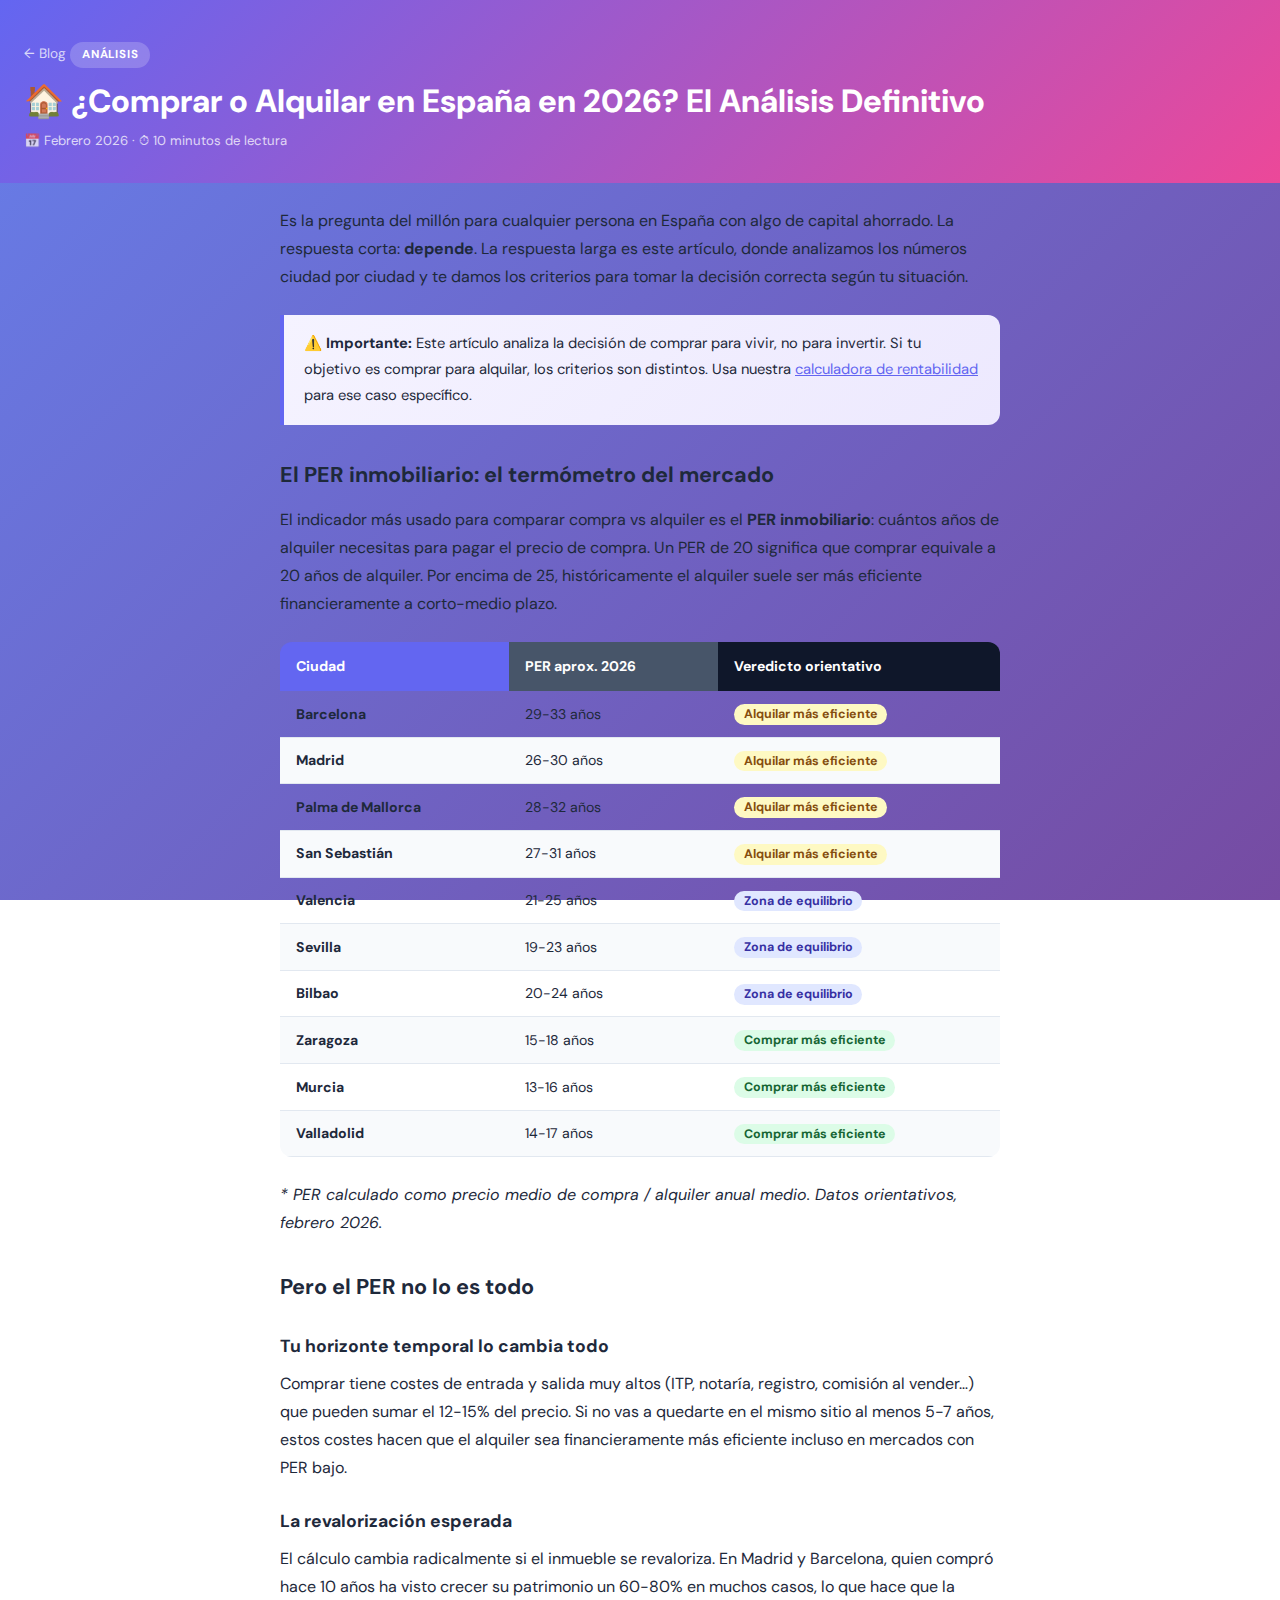
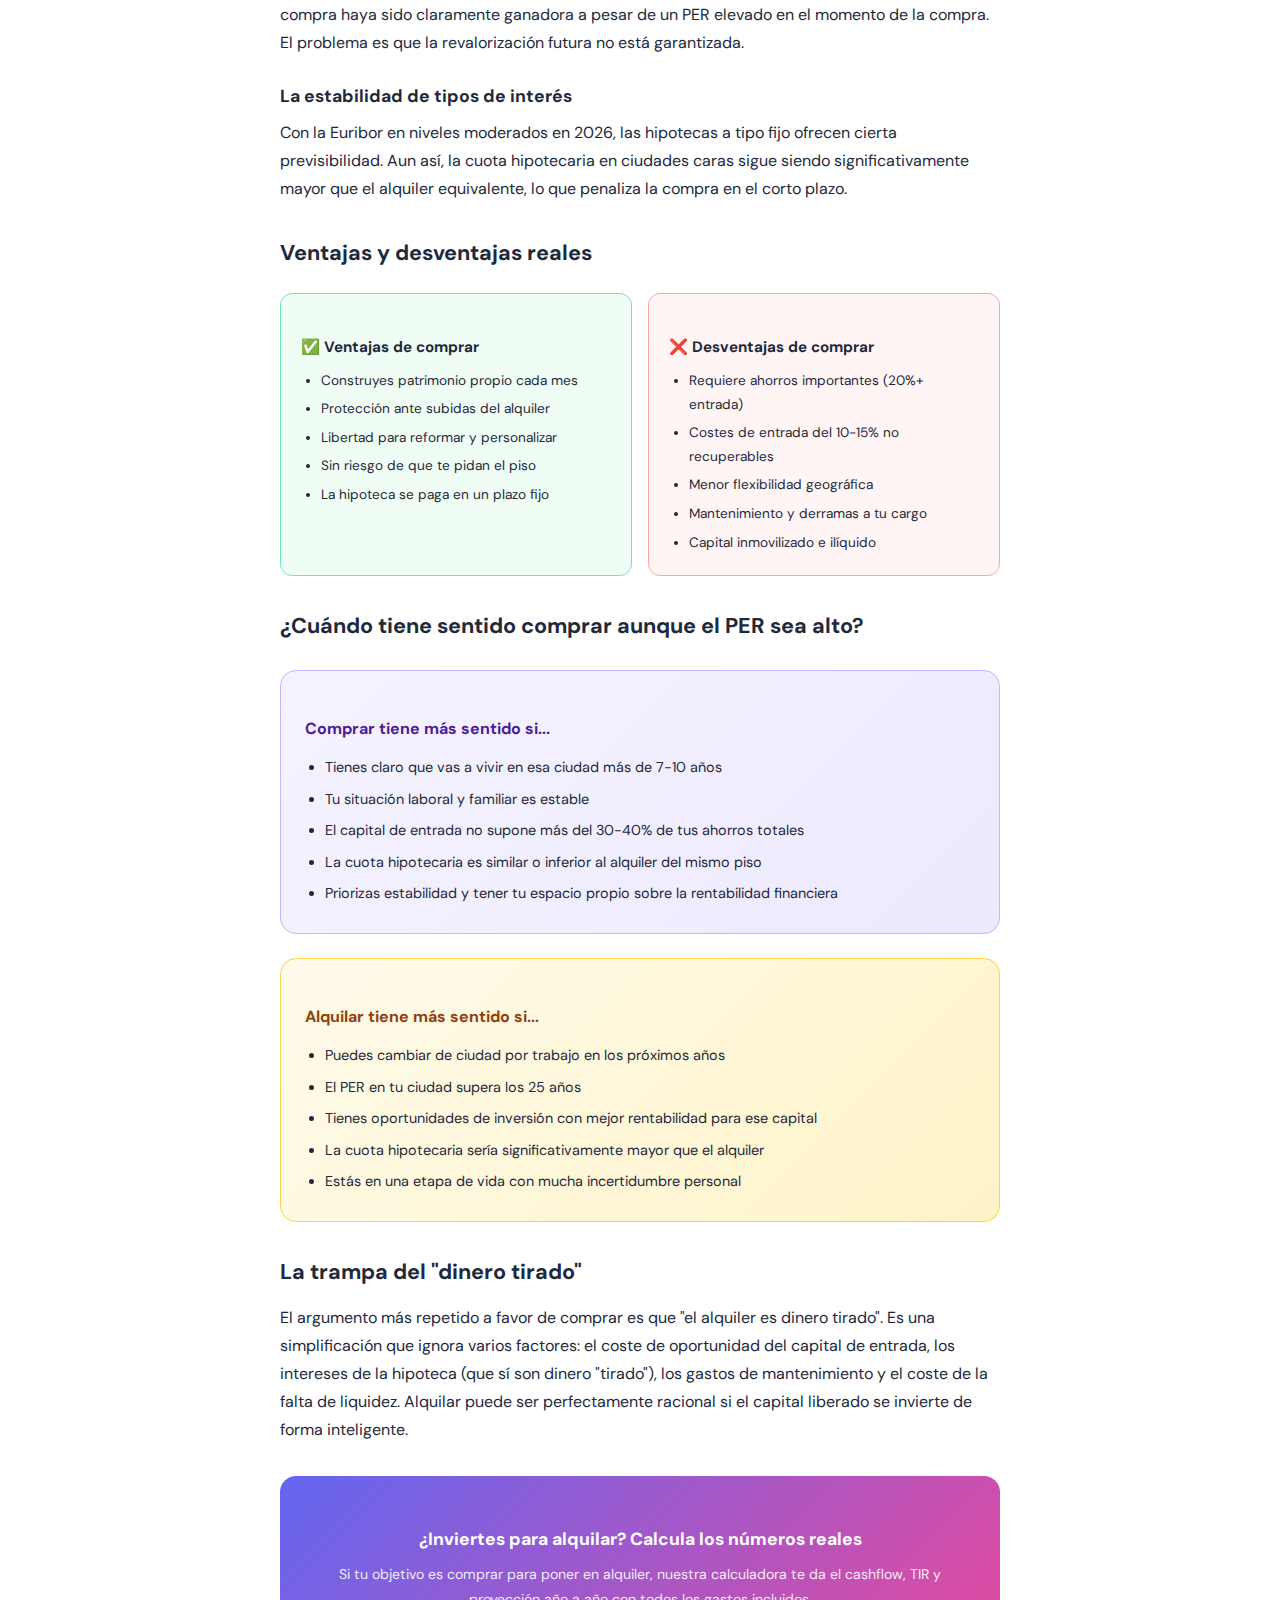
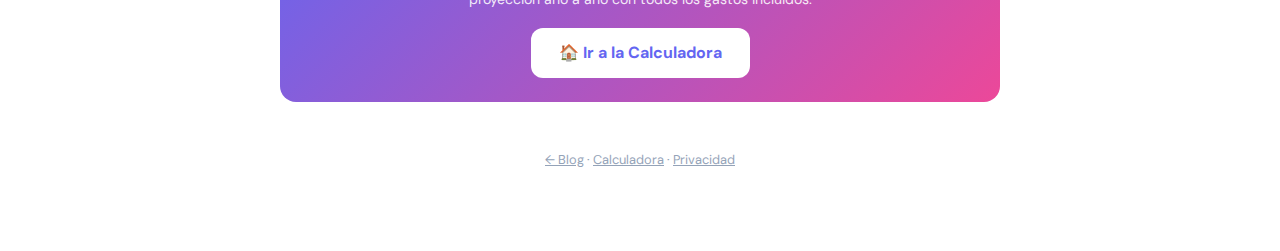
<file: blog/comprar-vs-alquilar-espana-2025.html>
<!DOCTYPE html>
<html lang="es">
<head>
    <meta charset="UTF-8"/>
    <meta name="viewport" content="width=device-width, initial-scale=1.0"/>
    <meta name="description" content="¿Comprar o alquilar en España en 2026? Analizamos los números reales en las principales ciudades: Madrid, Barcelona, Valencia, Sevilla y más. Con datos actualizados a 2026."/>
    <meta name="keywords" content="comprar o alquilar españa 2026, comprar piso madrid 2026, alquilar vs comprar barcelona, inversión inmobiliaria 2026 españa"/>
    <link rel="canonical" href="https://pisorentable.org/blog/comprar-vs-alquilar-espana-2025.html"/>
    <link rel="icon" type="image/png" href="https://pisorentable.org/piso.png"/>
    <title>¿Comprar o Alquilar en España en 2026? El Análisis Definitivo | PisoRentable.org</title>
    <link rel="preconnect" href="https://fonts.googleapis.com"/>
    <link rel="preconnect" href="https://fonts.gstatic.com" crossorigin/>
    <link href="https://fonts.googleapis.com/css2?family=DM+Sans:wght@300;400;500;600;700;800&family=Inter:wght@400;500;600;700&display=swap" rel="stylesheet"/>
    <link rel="stylesheet" href="../style.css">
    <script type="application/ld+json">
    {
        "@context": "https://schema.org",
        "@type": "Article",
        "headline": "¿Comprar o alquilar en España en 2026? El análisis definitivo",
        "description": "Análisis comparativo de comprar vs alquilar en las principales ciudades españolas en 2026.",
        "author": { "@type": "Organization", "name": "PisoRentable.org" },
        "publisher": { "@type": "Organization", "name": "PisoRentable.org", "url": "https://pisorentable.org" },
        "datePublished": "2026-01-15",
        "dateModified": "2026-02-20",
        "url": "https://pisorentable.org/blog/comprar-vs-alquilar-espana-2025.html"
    }
    </script>
    <style>
        .article-wrap { max-width: 760px; margin: 0 auto; padding: 1.5rem 1.25rem 3rem; }
        .article-hero { background: linear-gradient(135deg,#6366f1,#ec4899); padding: 2.5rem 1.5rem 2rem; color: #fff; }
        .article-back { display:inline-flex;align-items:center;gap:0.4rem;color:rgba(255,255,255,0.75);font-size:0.85rem;text-decoration:none;margin-bottom:1rem; }
        .article-back:hover { color:#fff; }
        .article-badge { font-size:0.72rem;font-weight:700;letter-spacing:0.07em;text-transform:uppercase;background:rgba(255,255,255,0.2);border-radius:99px;padding:0.25rem 0.75rem;display:inline-block;margin-bottom:0.75rem; }
        .article-hero h1 { font-size: clamp(1.4rem, 4vw, 2rem); font-weight: 800; line-height: 1.3; margin-bottom: 0.5rem; }
        .article-meta { font-size: 0.82rem; opacity: 0.75; }
        .article-body { font-size: 1rem; line-height: 1.75; color: var(--text-main, #1e293b); }
        .article-body h2 { font-size: 1.35rem; font-weight: 700; margin: 2rem 0 0.75rem; }
        .article-body h3 { font-size: 1.1rem; font-weight: 700; margin: 1.5rem 0 0.5rem; }
        .article-body p { margin-bottom: 1rem; }
        .article-body ul { margin: 0.5rem 0 1rem 1.5rem; }
        .article-body li { margin-bottom: 0.4rem; }
        .article-callout { background: linear-gradient(135deg,#f5f3ff,#ede9fe); border-left: 4px solid #6366f1; border-radius: 0 0.75rem 0.75rem 0; padding: 1rem 1.25rem; margin: 1.5rem 0; }
        .article-callout p { margin: 0; font-size: 0.92rem; }
        .comparativa-table { width:100%;border-collapse:collapse;margin:1.5rem 0;font-size:0.88rem;border-radius:0.75rem;overflow:hidden; }
        .comparativa-table th { padding:0.75rem 1rem;text-align:left;font-weight:700; }
        .comparativa-table th:first-child { background:#6366f1;color:#fff; }
        .comparativa-table th:nth-child(2) { background:#475569;color:#fff; }
        .comparativa-table th:nth-child(3) { background:#0f172a;color:#fff; }
        .comparativa-table td { padding:0.65rem 1rem;border-bottom:1px solid var(--border-color,#e2e8f0); }
        .comparativa-table tr:nth-child(even) td { background:var(--hover-bg,#f8fafc); }
        .ciudad-row td:first-child { font-weight:700; }
        .tag-compra { background:#dcfce7;color:#166534;border-radius:99px;padding:0.15rem 0.6rem;font-size:0.78rem;font-weight:700; }
        .tag-alquiler { background:#fef9c3;color:#854d0e;border-radius:99px;padding:0.15rem 0.6rem;font-size:0.78rem;font-weight:700; }
        .tag-neutro { background:#e0e7ff;color:#3730a3;border-radius:99px;padding:0.15rem 0.6rem;font-size:0.78rem;font-weight:700; }
        .pros-cons { display:grid;grid-template-columns:1fr 1fr;gap:1rem;margin:1.25rem 0; }
        .pros-cons-card { border-radius:0.75rem;padding:1rem 1.25rem; }
        .pros-card { background:#f0fdf4;border:1.5px solid #6ee7b7; }
        .cons-card { background:#fff5f5;border:1.5px solid #fca5a5; }
        .pros-cons-card h3 { font-size:0.95rem;font-weight:700;margin-bottom:0.5rem; }
        .pros-cons-card ul { margin:0;padding-left:1.25rem;font-size:0.85rem; }
        .pros-cons-card li { margin-bottom:0.3rem; }
        .decision-card { background:linear-gradient(135deg,#f5f3ff,#ede9fe);border:1.5px solid #c4b5fd;border-radius:1rem;padding:1.25rem 1.5rem;margin:1.5rem 0; }
        .decision-card h3 { font-size:1rem;font-weight:700;color:#4c1d95;margin-bottom:0.75rem; }
        .decision-card ul { margin:0;padding-left:1.25rem;font-size:0.9rem; }
        .decision-card li { margin-bottom:0.4rem; }
        .article-cta { background:linear-gradient(135deg,#6366f1,#ec4899);border-radius:1rem;padding:1.5rem;text-align:center;color:#fff;margin-top:2rem; }
        .article-cta h3 { font-size:1.1rem;font-weight:700;margin-bottom:0.5rem; }
        .article-cta p { font-size:0.88rem;opacity:0.88;margin-bottom:1rem; }
        .article-cta a { background:#fff;color:#6366f1;border-radius:0.75rem;padding:0.7rem 1.75rem;font-weight:700;text-decoration:none;display:inline-block; }
        @media (max-width:500px) { .pros-cons { grid-template-columns:1fr; } }
    </style>
</head>
<body>
<div class="article-hero">
    <a class="article-back" href="/blog.html">← Blog</a>
    <div class="article-badge">Análisis</div>
    <h1>🏠 ¿Comprar o Alquilar en España en 2026? El Análisis Definitivo</h1>
    <div class="article-meta">📅 Febrero 2026 · ⏱ 10 minutos de lectura</div>
</div>

<div class="article-wrap">
    <div class="article-body">

        <p>Es la pregunta del millón para cualquier persona en España con algo de capital ahorrado. La respuesta corta: <strong>depende</strong>. La respuesta larga es este artículo, donde analizamos los números ciudad por ciudad y te damos los criterios para tomar la decisión correcta según tu situación.</p>

        <div class="article-callout">
            <p>⚠️ <strong>Importante:</strong> Este artículo analiza la decisión de comprar para vivir, no para invertir. Si tu objetivo es comprar para alquilar, los criterios son distintos. Usa nuestra <a href="/" style="color:#6366f1;">calculadora de rentabilidad</a> para ese caso específico.</p>
        </div>

        <h2>El PER inmobiliario: el termómetro del mercado</h2>

        <p>El indicador más usado para comparar compra vs alquiler es el <strong>PER inmobiliario</strong>: cuántos años de alquiler necesitas para pagar el precio de compra. Un PER de 20 significa que comprar equivale a 20 años de alquiler. Por encima de 25, históricamente el alquiler suele ser más eficiente financieramente a corto-medio plazo.</p>

        <table class="comparativa-table">
            <thead>
                <tr>
                    <th>Ciudad</th>
                    <th>PER aprox. 2026</th>
                    <th>Veredicto orientativo</th>
                </tr>
            </thead>
            <tbody>
                <tr class="ciudad-row"><td>Barcelona</td><td>29-33 años</td><td><span class="tag-alquiler">Alquilar más eficiente</span></td></tr>
                <tr class="ciudad-row"><td>Madrid</td><td>26-30 años</td><td><span class="tag-alquiler">Alquilar más eficiente</span></td></tr>
                <tr class="ciudad-row"><td>Palma de Mallorca</td><td>28-32 años</td><td><span class="tag-alquiler">Alquilar más eficiente</span></td></tr>
                <tr class="ciudad-row"><td>San Sebastián</td><td>27-31 años</td><td><span class="tag-alquiler">Alquilar más eficiente</span></td></tr>
                <tr class="ciudad-row"><td>Valencia</td><td>21-25 años</td><td><span class="tag-neutro">Zona de equilibrio</span></td></tr>
                <tr class="ciudad-row"><td>Sevilla</td><td>19-23 años</td><td><span class="tag-neutro">Zona de equilibrio</span></td></tr>
                <tr class="ciudad-row"><td>Bilbao</td><td>20-24 años</td><td><span class="tag-neutro">Zona de equilibrio</span></td></tr>
                <tr class="ciudad-row"><td>Zaragoza</td><td>15-18 años</td><td><span class="tag-compra">Comprar más eficiente</span></td></tr>
                <tr class="ciudad-row"><td>Murcia</td><td>13-16 años</td><td><span class="tag-compra">Comprar más eficiente</span></td></tr>
                <tr class="ciudad-row"><td>Valladolid</td><td>14-17 años</td><td><span class="tag-compra">Comprar más eficiente</span></td></tr>
            </tbody>
        </table>
        <p><em>* PER calculado como precio medio de compra / alquiler anual medio. Datos orientativos, febrero 2026.</em></p>

        <h2>Pero el PER no lo es todo</h2>

        <h3>Tu horizonte temporal lo cambia todo</h3>
        <p>Comprar tiene costes de entrada y salida muy altos (ITP, notaría, registro, comisión al vender…) que pueden sumar el 12-15% del precio. Si no vas a quedarte en el mismo sitio al menos 5-7 años, estos costes hacen que el alquiler sea financieramente más eficiente incluso en mercados con PER bajo.</p>

        <h3>La revalorización esperada</h3>
        <p>El cálculo cambia radicalmente si el inmueble se revaloriza. En Madrid y Barcelona, quien compró hace 10 años ha visto crecer su patrimonio un 60-80% en muchos casos, lo que hace que la compra haya sido claramente ganadora a pesar de un PER elevado en el momento de la compra. El problema es que la revalorización futura no está garantizada.</p>

        <h3>La estabilidad de tipos de interés</h3>
        <p>Con la Euribor en niveles moderados en 2026, las hipotecas a tipo fijo ofrecen cierta previsibilidad. Aun así, la cuota hipotecaria en ciudades caras sigue siendo significativamente mayor que el alquiler equivalente, lo que penaliza la compra en el corto plazo.</p>

        <h2>Ventajas y desventajas reales</h2>

        <div class="pros-cons">
            <div class="pros-cons-card pros-card">
                <h3>✅ Ventajas de comprar</h3>
                <ul>
                    <li>Construyes patrimonio propio cada mes</li>
                    <li>Protección ante subidas del alquiler</li>
                    <li>Libertad para reformar y personalizar</li>
                    <li>Sin riesgo de que te pidan el piso</li>
                    <li>La hipoteca se paga en un plazo fijo</li>
                </ul>
            </div>
            <div class="pros-cons-card cons-card">
                <h3>❌ Desventajas de comprar</h3>
                <ul>
                    <li>Requiere ahorros importantes (20%+ entrada)</li>
                    <li>Costes de entrada del 10-15% no recuperables</li>
                    <li>Menor flexibilidad geográfica</li>
                    <li>Mantenimiento y derramas a tu cargo</li>
                    <li>Capital inmovilizado e ilíquido</li>
                </ul>
            </div>
        </div>

        <h2>¿Cuándo tiene sentido comprar aunque el PER sea alto?</h2>

        <div class="decision-card">
            <h3>Comprar tiene más sentido si...</h3>
            <ul>
                <li>Tienes claro que vas a vivir en esa ciudad más de 7-10 años</li>
                <li>Tu situación laboral y familiar es estable</li>
                <li>El capital de entrada no supone más del 30-40% de tus ahorros totales</li>
                <li>La cuota hipotecaria es similar o inferior al alquiler del mismo piso</li>
                <li>Priorizas estabilidad y tener tu espacio propio sobre la rentabilidad financiera</li>
            </ul>
        </div>

        <div class="decision-card" style="background:linear-gradient(135deg,#fffbeb,#fef3c7);border-color:#fcd34d;">
            <h3 style="color:#92400e;">Alquilar tiene más sentido si...</h3>
            <ul>
                <li>Puedes cambiar de ciudad por trabajo en los próximos años</li>
                <li>El PER en tu ciudad supera los 25 años</li>
                <li>Tienes oportunidades de inversión con mejor rentabilidad para ese capital</li>
                <li>La cuota hipotecaria sería significativamente mayor que el alquiler</li>
                <li>Estás en una etapa de vida con mucha incertidumbre personal</li>
            </ul>
        </div>

        <h2>La trampa del "dinero tirado"</h2>
        <p>El argumento más repetido a favor de comprar es que "el alquiler es dinero tirado". Es una simplificación que ignora varios factores: el coste de oportunidad del capital de entrada, los intereses de la hipoteca (que sí son dinero "tirado"), los gastos de mantenimiento y el coste de la falta de liquidez. Alquilar puede ser perfectamente racional si el capital liberado se invierte de forma inteligente.</p>

        <div class="article-cta">
            <h3>¿Inviertes para alquilar? Calcula los números reales</h3>
            <p>Si tu objetivo es comprar para poner en alquiler, nuestra calculadora te da el cashflow, TIR y proyección año a año con todos los gastos incluidos.</p>
            <a href="/">🏠 Ir a la Calculadora</a>
        </div>

    </div>
    <footer style="text-align:center;padding:2rem 0;color:#94a3b8;font-size:0.8rem;margin-top:1rem;">
        <a href="/blog.html" style="color:#94a3b8;">← Blog</a> ·
        <a href="/" style="color:#94a3b8;">Calculadora</a> ·
        <a href="/privacidad.html" style="color:#94a3b8;">Privacidad</a>
    </footer>
</div>
</body>
</html>
</file>
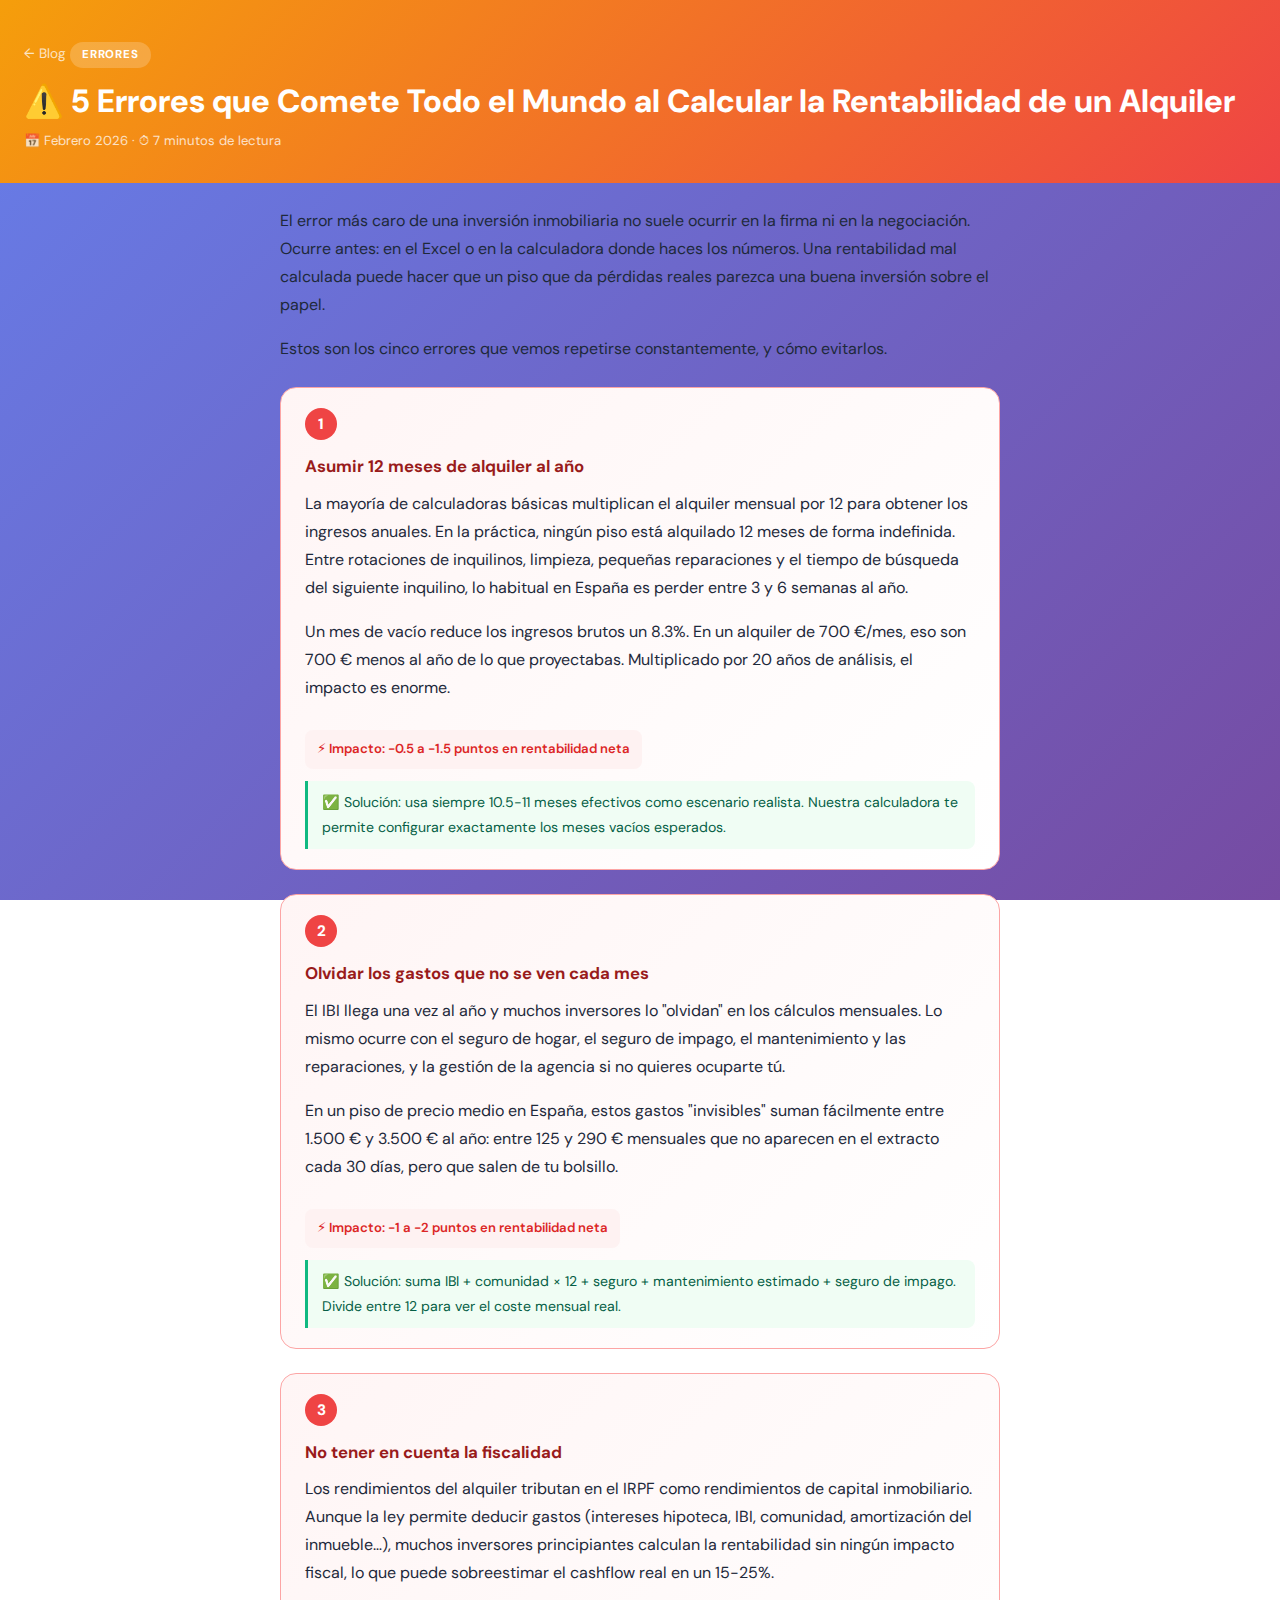
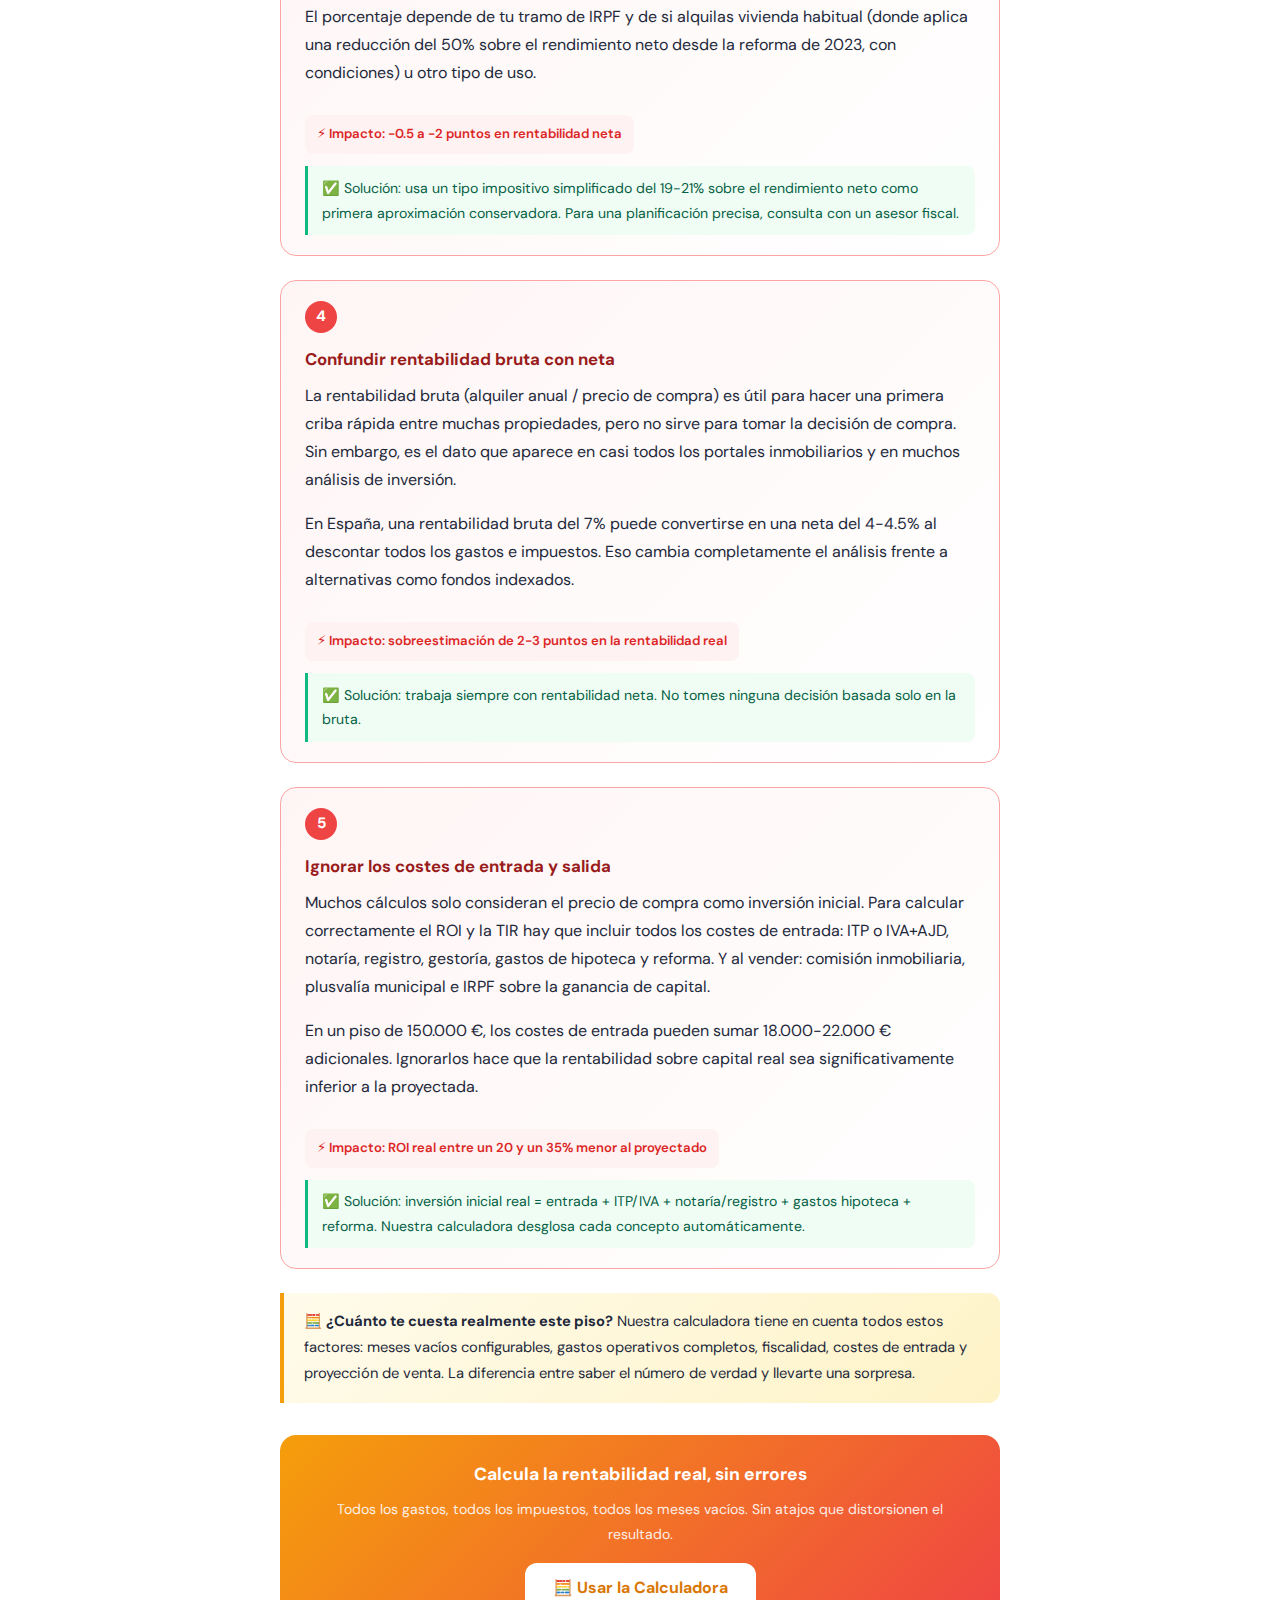
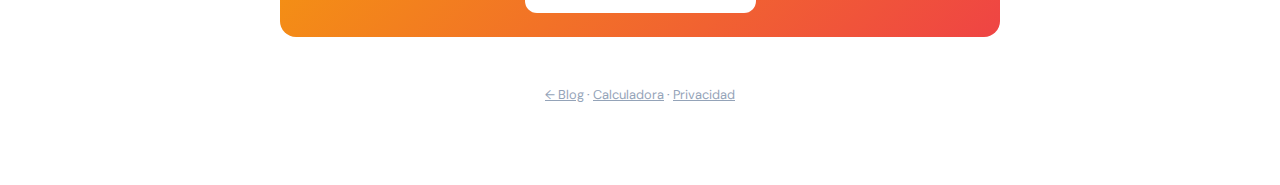
<file: blog/errores-invertir-piso-alquiler.html>
<!DOCTYPE html>
<html lang="es">
<head>
    <meta charset="UTF-8"/>
    <meta name="viewport" content="width=device-width, initial-scale=1.0"/>
    <meta name="description" content="Los 5 errores más habituales al calcular la rentabilidad de un piso de alquiler en España: meses vacíos, gastos ocultos, fiscalidad y más. Evítalos antes de comprar."/>
    <meta name="keywords" content="errores rentabilidad alquiler, errores inversión inmobiliaria, calcular rentabilidad piso errores, gastos ocultos alquiler españa"/>
    <link rel="canonical" href="https://pisorentable.org/blog/errores-invertir-piso-alquiler.html"/>
    <link rel="icon" type="image/png" href="https://pisorentable.org/piso.png"/>
    <title>5 Errores al Calcular la Rentabilidad de un Alquiler | PisoRentable.org</title>
    <link rel="preconnect" href="https://fonts.googleapis.com"/>
    <link rel="preconnect" href="https://fonts.gstatic.com" crossorigin/>
    <link href="https://fonts.googleapis.com/css2?family=DM+Sans:wght@300;400;500;600;700;800&family=Inter:wght@400;500;600;700&display=swap" rel="stylesheet"/>
    <link rel="stylesheet" href="../style.css">
    <script type="application/ld+json">
    {
        "@context": "https://schema.org",
        "@type": "Article",
        "headline": "5 errores que comete todo el mundo al calcular la rentabilidad de un alquiler",
        "description": "Guía para evitar los errores más comunes al calcular la rentabilidad de un piso de alquiler en España.",
        "author": { "@type": "Organization", "name": "PisoRentable.org" },
        "publisher": { "@type": "Organization", "name": "PisoRentable.org", "url": "https://pisorentable.org" },
        "datePublished": "2026-01-10",
        "dateModified": "2026-02-20",
        "url": "https://pisorentable.org/blog/errores-invertir-piso-alquiler.html"
    }
    </script>
    <style>
        .article-wrap { max-width: 760px; margin: 0 auto; padding: 1.5rem 1.25rem 3rem; }
        .article-hero { background: linear-gradient(135deg,#f59e0b,#ef4444); padding: 2.5rem 1.5rem 2rem; color: #fff; }
        .article-back { display:inline-flex;align-items:center;gap:0.4rem;color:rgba(255,255,255,0.75);font-size:0.85rem;text-decoration:none;margin-bottom:1rem; }
        .article-back:hover { color:#fff; }
        .article-badge { font-size:0.72rem;font-weight:700;letter-spacing:0.07em;text-transform:uppercase;background:rgba(255,255,255,0.2);border-radius:99px;padding:0.25rem 0.75rem;display:inline-block;margin-bottom:0.75rem; }
        .article-hero h1 { font-size: clamp(1.4rem, 4vw, 2rem); font-weight: 800; line-height: 1.3; margin-bottom: 0.5rem; }
        .article-meta { font-size: 0.82rem; opacity: 0.75; }
        .article-body { font-size: 1rem; line-height: 1.75; color: var(--text-main, #1e293b); }
        .article-body h2 { font-size: 1.35rem; font-weight: 700; margin: 2rem 0 0.75rem; }
        .article-body p { margin-bottom: 1rem; }
        .article-body ul { margin: 0.5rem 0 1rem 1.5rem; }
        .article-body li { margin-bottom: 0.4rem; }
        .error-card { border-radius: 1rem; padding: 1.25rem 1.5rem; margin: 1.5rem 0; border: 1.5px solid #fca5a5; background: linear-gradient(135deg,#fff5f5,#fff); }
        .error-num { display:inline-flex;align-items:center;justify-content:center;width:2rem;height:2rem;background:#ef4444;color:#fff;border-radius:50%;font-weight:800;font-size:0.95rem;margin-bottom:0.75rem; }
        .error-title { font-size: 1.05rem; font-weight: 700; margin-bottom: 0.5rem; color: #991b1b; }
        .error-impacto { background:#fef2f2;border-radius:0.5rem;padding:0.5rem 0.75rem;font-size:0.82rem;color:#dc2626;font-weight:600;margin-top:0.75rem;display:inline-block; }
        .fix-box { background:#f0fdf4;border-left:3px solid #10b981;border-radius:0 0.5rem 0.5rem 0;padding:0.6rem 0.9rem;font-size:0.88rem;margin-top:0.75rem;color:#065f46; }
        .article-callout { background: linear-gradient(135deg,#fffbeb,#fef3c7); border-left: 4px solid #f59e0b; border-radius: 0 0.75rem 0.75rem 0; padding: 1rem 1.25rem; margin: 1.5rem 0; }
        .article-callout p { margin: 0; font-size: 0.92rem; }
        .article-cta { background: linear-gradient(135deg,#f59e0b,#ef4444); border-radius: 1rem; padding: 1.5rem; text-align: center; color: #fff; margin-top: 2rem; }
        .article-cta h3 { font-size: 1.1rem; font-weight: 700; margin-bottom: 0.5rem; }
        .article-cta p { font-size: 0.88rem; opacity: 0.88; margin-bottom: 1rem; }
        .article-cta a { background:#fff;color:#d97706;border-radius:0.75rem;padding:0.7rem 1.75rem;font-weight:700;text-decoration:none;display:inline-block; }
    </style>
</head>
<body>
<div class="article-hero">
    <a class="article-back" href="/blog.html">← Blog</a>
    <div class="article-badge">Errores</div>
    <h1>⚠️ 5 Errores que Comete Todo el Mundo al Calcular la Rentabilidad de un Alquiler</h1>
    <div class="article-meta">📅 Febrero 2026 · ⏱ 7 minutos de lectura</div>
</div>

<div class="article-wrap">
    <div class="article-body">

        <p>El error más caro de una inversión inmobiliaria no suele ocurrir en la firma ni en la negociación. Ocurre antes: en el Excel o en la calculadora donde haces los números. Una rentabilidad mal calculada puede hacer que un piso que da pérdidas reales parezca una buena inversión sobre el papel.</p>

        <p>Estos son los cinco errores que vemos repetirse constantemente, y cómo evitarlos.</p>

        <div class="error-card">
            <div class="error-num">1</div>
            <div class="error-title">Asumir 12 meses de alquiler al año</div>
            <p>La mayoría de calculadoras básicas multiplican el alquiler mensual por 12 para obtener los ingresos anuales. En la práctica, ningún piso está alquilado 12 meses de forma indefinida. Entre rotaciones de inquilinos, limpieza, pequeñas reparaciones y el tiempo de búsqueda del siguiente inquilino, lo habitual en España es perder entre 3 y 6 semanas al año.</p>
            <p>Un mes de vacío reduce los ingresos brutos un 8.3%. En un alquiler de 700 €/mes, eso son 700 € menos al año de lo que proyectabas. Multiplicado por 20 años de análisis, el impacto es enorme.</p>
            <div class="error-impacto">⚡ Impacto: -0.5 a -1.5 puntos en rentabilidad neta</div>
            <div class="fix-box">✅ Solución: usa siempre 10.5-11 meses efectivos como escenario realista. Nuestra calculadora te permite configurar exactamente los meses vacíos esperados.</div>
        </div>

        <div class="error-card">
            <div class="error-num">2</div>
            <div class="error-title">Olvidar los gastos que no se ven cada mes</div>
            <p>El IBI llega una vez al año y muchos inversores lo "olvidan" en los cálculos mensuales. Lo mismo ocurre con el seguro de hogar, el seguro de impago, el mantenimiento y las reparaciones, y la gestión de la agencia si no quieres ocuparte tú.</p>
            <p>En un piso de precio medio en España, estos gastos "invisibles" suman fácilmente entre 1.500 € y 3.500 € al año: entre 125 y 290 € mensuales que no aparecen en el extracto cada 30 días, pero que salen de tu bolsillo.</p>
            <div class="error-impacto">⚡ Impacto: -1 a -2 puntos en rentabilidad neta</div>
            <div class="fix-box">✅ Solución: suma IBI + comunidad × 12 + seguro + mantenimiento estimado + seguro de impago. Divide entre 12 para ver el coste mensual real.</div>
        </div>

        <div class="error-card">
            <div class="error-num">3</div>
            <div class="error-title">No tener en cuenta la fiscalidad</div>
            <p>Los rendimientos del alquiler tributan en el IRPF como rendimientos de capital inmobiliario. Aunque la ley permite deducir gastos (intereses hipoteca, IBI, comunidad, amortización del inmueble…), muchos inversores principiantes calculan la rentabilidad sin ningún impacto fiscal, lo que puede sobreestimar el cashflow real en un 15-25%.</p>
            <p>El porcentaje depende de tu tramo de IRPF y de si alquilas vivienda habitual (donde aplica una reducción del 50% sobre el rendimiento neto desde la reforma de 2023, con condiciones) u otro tipo de uso.</p>
            <div class="error-impacto">⚡ Impacto: -0.5 a -2 puntos en rentabilidad neta</div>
            <div class="fix-box">✅ Solución: usa un tipo impositivo simplificado del 19-21% sobre el rendimiento neto como primera aproximación conservadora. Para una planificación precisa, consulta con un asesor fiscal.</div>
        </div>

        <div class="error-card">
            <div class="error-num">4</div>
            <div class="error-title">Confundir rentabilidad bruta con neta</div>
            <p>La rentabilidad bruta (alquiler anual / precio de compra) es útil para hacer una primera criba rápida entre muchas propiedades, pero no sirve para tomar la decisión de compra. Sin embargo, es el dato que aparece en casi todos los portales inmobiliarios y en muchos análisis de inversión.</p>
            <p>En España, una rentabilidad bruta del 7% puede convertirse en una neta del 4-4.5% al descontar todos los gastos e impuestos. Eso cambia completamente el análisis frente a alternativas como fondos indexados.</p>
            <div class="error-impacto">⚡ Impacto: sobreestimación de 2-3 puntos en la rentabilidad real</div>
            <div class="fix-box">✅ Solución: trabaja siempre con rentabilidad neta. No tomes ninguna decisión basada solo en la bruta.</div>
        </div>

        <div class="error-card">
            <div class="error-num">5</div>
            <div class="error-title">Ignorar los costes de entrada y salida</div>
            <p>Muchos cálculos solo consideran el precio de compra como inversión inicial. Para calcular correctamente el ROI y la TIR hay que incluir todos los costes de entrada: ITP o IVA+AJD, notaría, registro, gestoría, gastos de hipoteca y reforma. Y al vender: comisión inmobiliaria, plusvalía municipal e IRPF sobre la ganancia de capital.</p>
            <p>En un piso de 150.000 €, los costes de entrada pueden sumar 18.000-22.000 € adicionales. Ignorarlos hace que la rentabilidad sobre capital real sea significativamente inferior a la proyectada.</p>
            <div class="error-impacto">⚡ Impacto: ROI real entre un 20 y un 35% menor al proyectado</div>
            <div class="fix-box">✅ Solución: inversión inicial real = entrada + ITP/IVA + notaría/registro + gastos hipoteca + reforma. Nuestra calculadora desglosa cada concepto automáticamente.</div>
        </div>

        <div class="article-callout">
            <p>🧮 <strong>¿Cuánto te cuesta realmente este piso?</strong> Nuestra calculadora tiene en cuenta todos estos factores: meses vacíos configurables, gastos operativos completos, fiscalidad, costes de entrada y proyección de venta. La diferencia entre saber el número de verdad y llevarte una sorpresa.</p>
        </div>

        <div class="article-cta">
            <h3>Calcula la rentabilidad real, sin errores</h3>
            <p>Todos los gastos, todos los impuestos, todos los meses vacíos. Sin atajos que distorsionen el resultado.</p>
            <a href="/">🧮 Usar la Calculadora</a>
        </div>

    </div>
    <footer style="text-align:center;padding:2rem 0;color:#94a3b8;font-size:0.8rem;margin-top:1rem;">
        <a href="/blog.html" style="color:#94a3b8;">← Blog</a> ·
        <a href="/" style="color:#94a3b8;">Calculadora</a> ·
        <a href="/privacidad.html" style="color:#94a3b8;">Privacidad</a>
    </footer>
</div>
</body>
</html>
</file>
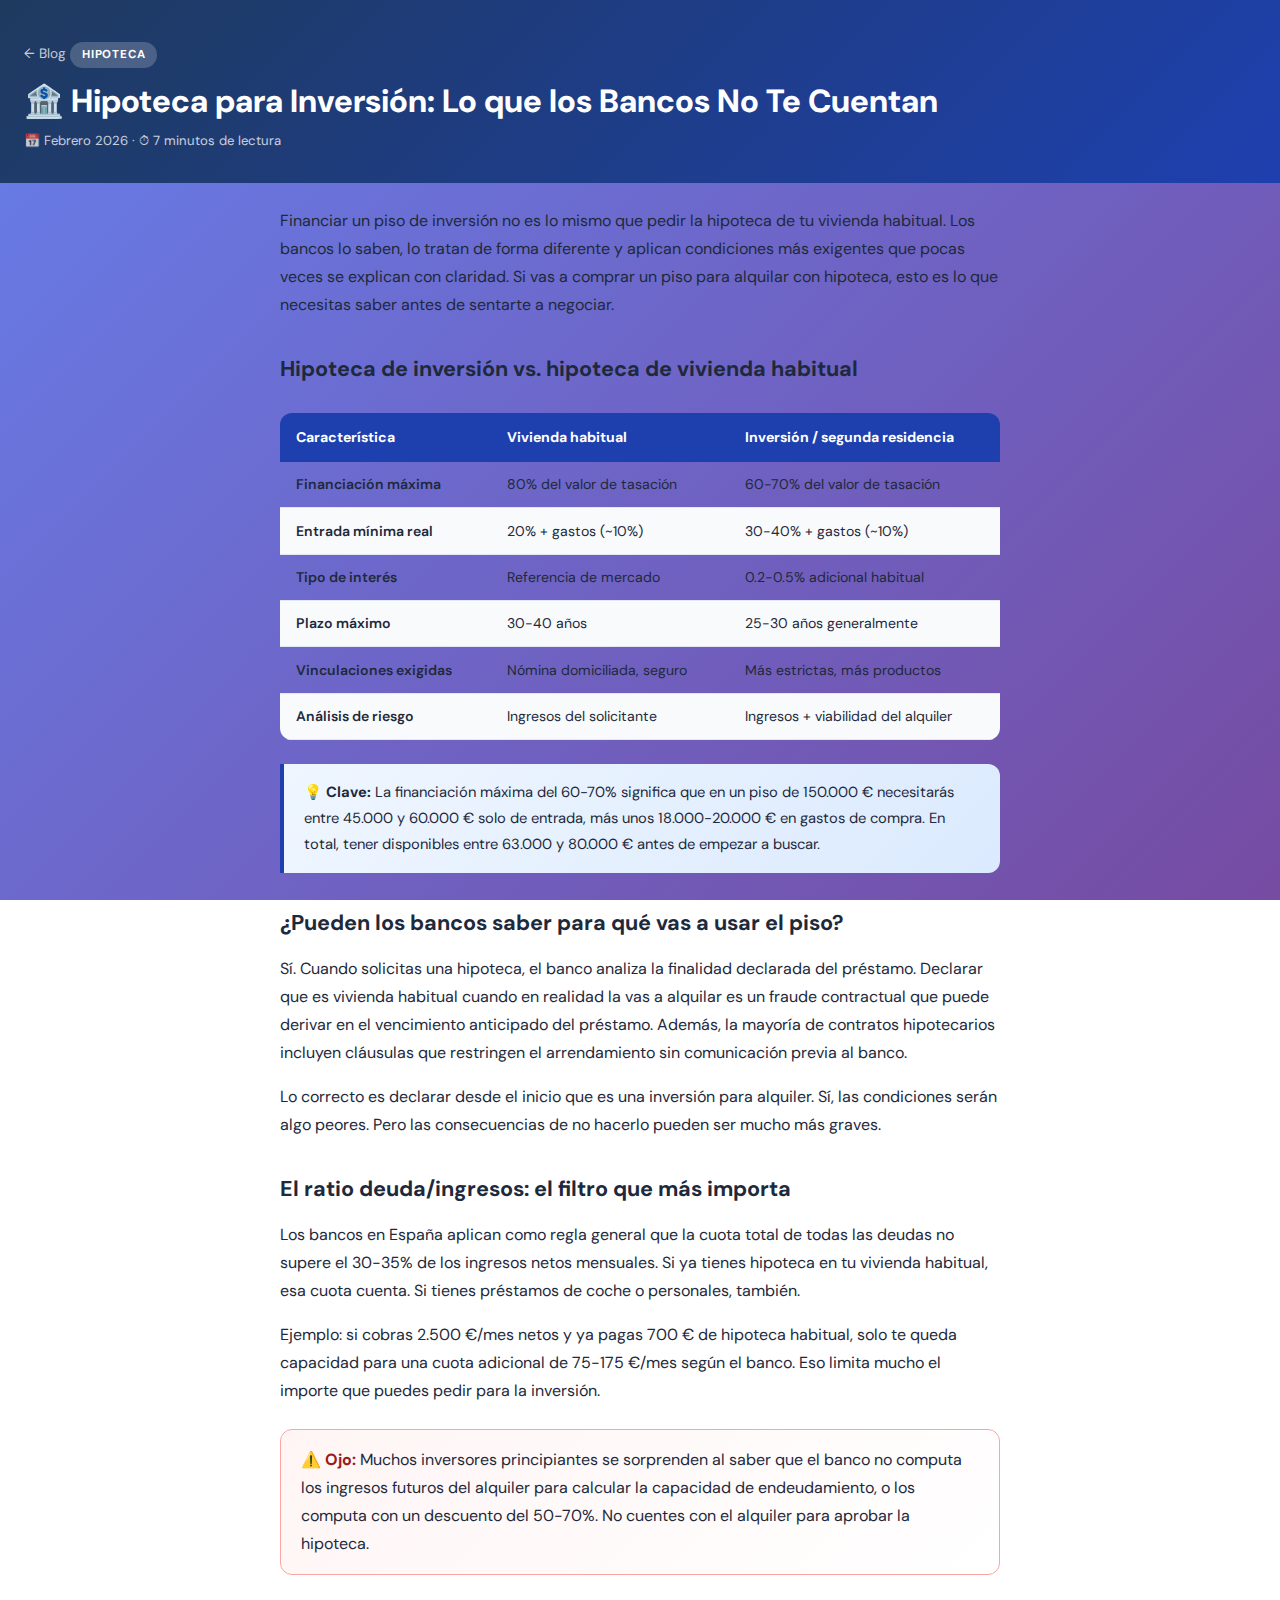
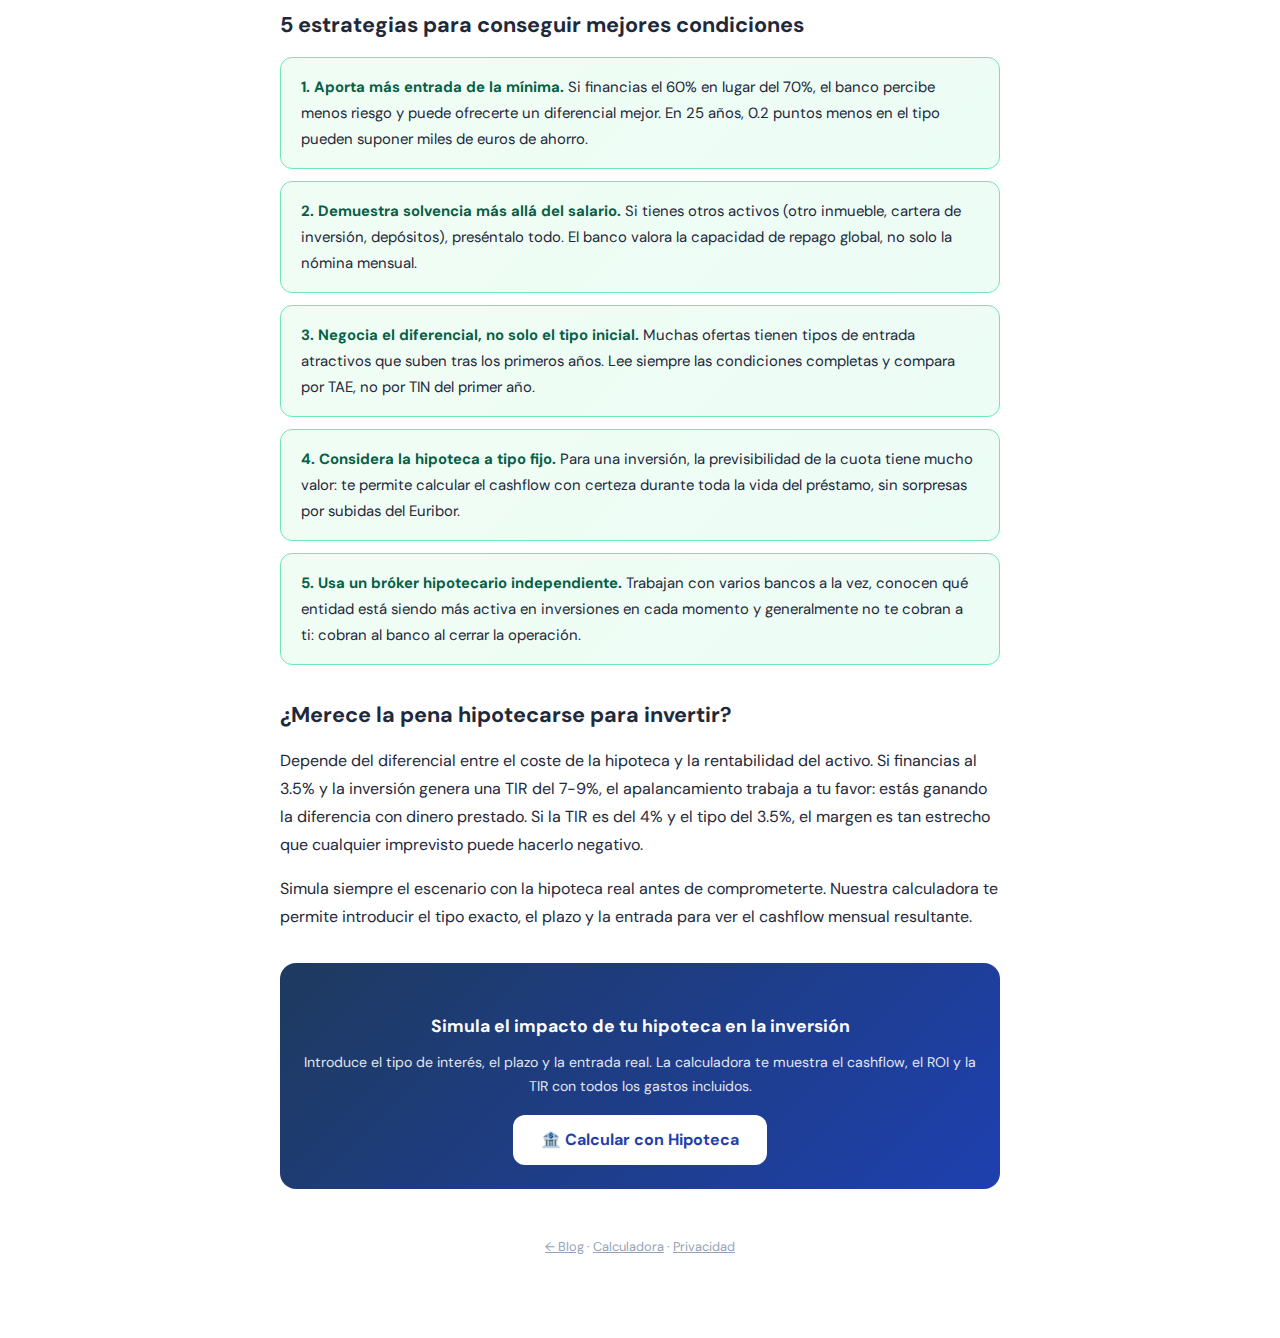
<file: blog/hipoteca-inversion-alquiler.html>
<!DOCTYPE html>
<html lang="es">
<head>
    <meta charset="UTF-8"/>
    <meta name="viewport" content="width=device-width, initial-scale=1.0"/>
    <meta name="description" content="Todo lo que los bancos no te cuentan sobre la hipoteca para inversión en España en 2026: condiciones, límites de financiación, estrategias y comparativa con hipoteca de vivienda habitual."/>
    <meta name="keywords" content="hipoteca inversión alquiler, hipoteca segunda vivienda españa, financiar piso inversión, hipoteca para alquilar 2026"/>
    <link rel="canonical" href="https://pisorentable.org/blog/hipoteca-inversion-alquiler.html"/>
    <link rel="icon" type="image/png" href="https://pisorentable.org/piso.png"/>
    <title>Hipoteca para Inversión: Lo que los Bancos No Te Cuentan | PisoRentable.org</title>
    <link rel="preconnect" href="https://fonts.googleapis.com"/>
    <link rel="preconnect" href="https://fonts.gstatic.com" crossorigin/>
    <link href="https://fonts.googleapis.com/css2?family=DM+Sans:wght@300;400;500;600;700;800&family=Inter:wght@400;500;600;700&display=swap" rel="stylesheet"/>
    <link rel="stylesheet" href="../style.css">
    <script type="application/ld+json">
    {
        "@context": "https://schema.org",
        "@type": "Article",
        "headline": "Hipoteca para inversión: lo que los bancos no te cuentan",
        "description": "Guía sobre hipotecas para inversión inmobiliaria en España en 2026: condiciones, límites y estrategias.",
        "author": { "@type": "Organization", "name": "PisoRentable.org" },
        "publisher": { "@type": "Organization", "name": "PisoRentable.org", "url": "https://pisorentable.org" },
        "datePublished": "2026-02-01",
        "dateModified": "2026-02-20",
        "url": "https://pisorentable.org/blog/hipoteca-inversion-alquiler.html"
    }
    </script>
    <style>
        .article-wrap { max-width: 760px; margin: 0 auto; padding: 1.5rem 1.25rem 3rem; }
        .article-hero { background: linear-gradient(135deg,#1e3a5f,#1e40af); padding: 2.5rem 1.5rem 2rem; color: #fff; }
        .article-back { display:inline-flex;align-items:center;gap:0.4rem;color:rgba(255,255,255,0.75);font-size:0.85rem;text-decoration:none;margin-bottom:1rem; }
        .article-back:hover { color:#fff; }
        .article-badge { font-size:0.72rem;font-weight:700;letter-spacing:0.07em;text-transform:uppercase;background:rgba(255,255,255,0.2);border-radius:99px;padding:0.25rem 0.75rem;display:inline-block;margin-bottom:0.75rem; }
        .article-hero h1 { font-size: clamp(1.4rem, 4vw, 2rem); font-weight: 800; line-height: 1.3; margin-bottom: 0.5rem; }
        .article-meta { font-size: 0.82rem; opacity: 0.75; }
        .article-body { font-size: 1rem; line-height: 1.75; color: var(--text-main, #1e293b); }
        .article-body h2 { font-size: 1.35rem; font-weight: 700; margin: 2rem 0 0.75rem; }
        .article-body h3 { font-size: 1.1rem; font-weight: 700; margin: 1.5rem 0 0.5rem; }
        .article-body p { margin-bottom: 1rem; }
        .article-body ul { margin: 0.5rem 0 1rem 1.5rem; }
        .article-body li { margin-bottom: 0.4rem; }
        .article-callout { background: linear-gradient(135deg,#eff6ff,#dbeafe); border-left: 4px solid #1e40af; border-radius: 0 0.75rem 0.75rem 0; padding: 1rem 1.25rem; margin: 1.5rem 0; }
        .article-callout p { margin: 0; font-size: 0.92rem; }
        .comparativa-table { width:100%;border-collapse:collapse;margin:1.5rem 0;font-size:0.88rem;border-radius:0.75rem;overflow:hidden; }
        .comparativa-table th { padding:0.75rem 1rem;text-align:left;font-weight:700;background:#1e40af;color:#fff; }
        .comparativa-table td { padding:0.65rem 1rem;border-bottom:1px solid var(--border-color,#e2e8f0); }
        .comparativa-table tr:nth-child(even) td { background:var(--hover-bg,#f8fafc); }
        .comparativa-table td:first-child { font-weight:600; }
        .tip-card { background:linear-gradient(135deg,#f0fdf4,#ecfdf5);border:1.5px solid #6ee7b7;border-radius:0.75rem;padding:1rem 1.25rem;margin:0.75rem 0;font-size:0.93rem; }
        .tip-card strong { color:#065f46; }
        .warning-card { background:linear-gradient(135deg,#fff5f5,#fff);border:1.5px solid #fca5a5;border-radius:0.75rem;padding:1rem 1.25rem;margin:1.5rem 0; }
        .warning-card strong { color:#991b1b; }
        .article-cta { background:linear-gradient(135deg,#1e3a5f,#1e40af);border-radius:1rem;padding:1.5rem;text-align:center;color:#fff;margin-top:2rem; }
        .article-cta h3 { font-size:1.1rem;font-weight:700;margin-bottom:0.5rem; }
        .article-cta p { font-size:0.88rem;opacity:0.88;margin-bottom:1rem; }
        .article-cta a { background:#fff;color:#1e40af;border-radius:0.75rem;padding:0.7rem 1.75rem;font-weight:700;text-decoration:none;display:inline-block; }
    </style>
</head>
<body>
<div class="article-hero">
    <a class="article-back" href="/blog.html">← Blog</a>
    <div class="article-badge">Hipoteca</div>
    <h1>🏦 Hipoteca para Inversión: Lo que los Bancos No Te Cuentan</h1>
    <div class="article-meta">📅 Febrero 2026 · ⏱ 7 minutos de lectura</div>
</div>

<div class="article-wrap">
    <div class="article-body">

        <p>Financiar un piso de inversión no es lo mismo que pedir la hipoteca de tu vivienda habitual. Los bancos lo saben, lo tratan de forma diferente y aplican condiciones más exigentes que pocas veces se explican con claridad. Si vas a comprar un piso para alquilar con hipoteca, esto es lo que necesitas saber antes de sentarte a negociar.</p>

        <h2>Hipoteca de inversión vs. hipoteca de vivienda habitual</h2>

        <table class="comparativa-table">
            <thead>
                <tr>
                    <th>Característica</th>
                    <th>Vivienda habitual</th>
                    <th>Inversión / segunda residencia</th>
                </tr>
            </thead>
            <tbody>
                <tr><td>Financiación máxima</td><td>80% del valor de tasación</td><td>60-70% del valor de tasación</td></tr>
                <tr><td>Entrada mínima real</td><td>20% + gastos (~10%)</td><td>30-40% + gastos (~10%)</td></tr>
                <tr><td>Tipo de interés</td><td>Referencia de mercado</td><td>0.2-0.5% adicional habitual</td></tr>
                <tr><td>Plazo máximo</td><td>30-40 años</td><td>25-30 años generalmente</td></tr>
                <tr><td>Vinculaciones exigidas</td><td>Nómina domiciliada, seguro</td><td>Más estrictas, más productos</td></tr>
                <tr><td>Análisis de riesgo</td><td>Ingresos del solicitante</td><td>Ingresos + viabilidad del alquiler</td></tr>
            </tbody>
        </table>

        <div class="article-callout">
            <p>💡 <strong>Clave:</strong> La financiación máxima del 60-70% significa que en un piso de 150.000 € necesitarás entre 45.000 y 60.000 € solo de entrada, más unos 18.000-20.000 € en gastos de compra. En total, tener disponibles entre 63.000 y 80.000 € antes de empezar a buscar.</p>
        </div>

        <h2>¿Pueden los bancos saber para qué vas a usar el piso?</h2>

        <p>Sí. Cuando solicitas una hipoteca, el banco analiza la finalidad declarada del préstamo. Declarar que es vivienda habitual cuando en realidad la vas a alquilar es un fraude contractual que puede derivar en el vencimiento anticipado del préstamo. Además, la mayoría de contratos hipotecarios incluyen cláusulas que restringen el arrendamiento sin comunicación previa al banco.</p>

        <p>Lo correcto es declarar desde el inicio que es una inversión para alquiler. Sí, las condiciones serán algo peores. Pero las consecuencias de no hacerlo pueden ser mucho más graves.</p>

        <h2>El ratio deuda/ingresos: el filtro que más importa</h2>

        <p>Los bancos en España aplican como regla general que la cuota total de todas las deudas no supere el 30-35% de los ingresos netos mensuales. Si ya tienes hipoteca en tu vivienda habitual, esa cuota cuenta. Si tienes préstamos de coche o personales, también.</p>

        <p>Ejemplo: si cobras 2.500 €/mes netos y ya pagas 700 € de hipoteca habitual, solo te queda capacidad para una cuota adicional de 75-175 €/mes según el banco. Eso limita mucho el importe que puedes pedir para la inversión.</p>

        <div class="warning-card">
            <strong>⚠️ Ojo:</strong> Muchos inversores principiantes se sorprenden al saber que el banco no computa los ingresos futuros del alquiler para calcular la capacidad de endeudamiento, o los computa con un descuento del 50-70%. No cuentes con el alquiler para aprobar la hipoteca.
        </div>

        <h2>5 estrategias para conseguir mejores condiciones</h2>

        <div class="tip-card">
            <strong>1. Aporta más entrada de la mínima.</strong> Si financias el 60% en lugar del 70%, el banco percibe menos riesgo y puede ofrecerte un diferencial mejor. En 25 años, 0.2 puntos menos en el tipo pueden suponer miles de euros de ahorro.
        </div>

        <div class="tip-card">
            <strong>2. Demuestra solvencia más allá del salario.</strong> Si tienes otros activos (otro inmueble, cartera de inversión, depósitos), preséntalo todo. El banco valora la capacidad de repago global, no solo la nómina mensual.
        </div>

        <div class="tip-card">
            <strong>3. Negocia el diferencial, no solo el tipo inicial.</strong> Muchas ofertas tienen tipos de entrada atractivos que suben tras los primeros años. Lee siempre las condiciones completas y compara por TAE, no por TIN del primer año.
        </div>

        <div class="tip-card">
            <strong>4. Considera la hipoteca a tipo fijo.</strong> Para una inversión, la previsibilidad de la cuota tiene mucho valor: te permite calcular el cashflow con certeza durante toda la vida del préstamo, sin sorpresas por subidas del Euribor.
        </div>

        <div class="tip-card">
            <strong>5. Usa un bróker hipotecario independiente.</strong> Trabajan con varios bancos a la vez, conocen qué entidad está siendo más activa en inversiones en cada momento y generalmente no te cobran a ti: cobran al banco al cerrar la operación.
        </div>

        <h2>¿Merece la pena hipotecarse para invertir?</h2>

        <p>Depende del diferencial entre el coste de la hipoteca y la rentabilidad del activo. Si financias al 3.5% y la inversión genera una TIR del 7-9%, el apalancamiento trabaja a tu favor: estás ganando la diferencia con dinero prestado. Si la TIR es del 4% y el tipo del 3.5%, el margen es tan estrecho que cualquier imprevisto puede hacerlo negativo.</p>

        <p>Simula siempre el escenario con la hipoteca real antes de comprometerte. Nuestra calculadora te permite introducir el tipo exacto, el plazo y la entrada para ver el cashflow mensual resultante.</p>

        <div class="article-cta">
            <h3>Simula el impacto de tu hipoteca en la inversión</h3>
            <p>Introduce el tipo de interés, el plazo y la entrada real. La calculadora te muestra el cashflow, el ROI y la TIR con todos los gastos incluidos.</p>
            <a href="/">🏦 Calcular con Hipoteca</a>
        </div>

    </div>
    <footer style="text-align:center;padding:2rem 0;color:#94a3b8;font-size:0.8rem;margin-top:1rem;">
        <a href="/blog.html" style="color:#94a3b8;">← Blog</a> ·
        <a href="/" style="color:#94a3b8;">Calculadora</a> ·
        <a href="/privacidad.html" style="color:#94a3b8;">Privacidad</a>
    </footer>
</div>
</body>
</html>
</file>
<file: style.css>
* {
    margin: 0;
    padding: 0;
    box-sizing: border-box;
}

:root {
    --primary: #3b82ff;
    --primary-dark: #1d4ed8;
    --secondary: #06b6d4;
    --success: #10b981;
    --danger: #ef4444;
    --warning: #f59e0b;
    --dark: #0f172a;
    --dark-light: #1e293b;
    --light: #f8fafc;
    --white: #ffffff;
    --border: #e2e8f0;
    --text: #334155;
    --text-light: #64748b;
    --glass: rgba(255, 255, 255, 0.1);
    --glass-border: rgba(255, 255, 255, 0.2);
    --shadow: 0 4px 6px -1px rgba(0, 0, 0, 0.1), 0 2px 4px -1px rgba(0, 0, 0, 0.06);
    --shadow-lg: 0 10px 15px -3px rgba(0, 0, 0, 0.1), 0 4px 6px -2px rgba(0, 0, 0, 0.05);
    --shadow-xl: 0 20px 25px -5px rgba(0, 0, 0, 0.1), 0 10px 10px -5px rgba(0, 0, 0, 0.04);
    --gradient-main: linear-gradient(135deg, #667eea 0%, #764ba2 100%);
    --gradient-dark: linear-gradient(135deg, #1e293b 0%, #0f172a 100%);
    --radius: 20px;
}

body {
    font-family: 'DM Sans', system-ui, -apple-system, sans-serif;
    background: var(--gradient-main);
    background-attachment: fixed;
    min-height: 100vh;
    color: var(--text);
    line-height: 1.6;
    overflow-x: hidden;
}

/* ============================================================
   DISCLAIMER MODAL
   ============================================================ */
.disclaimer-overlay {
    position: fixed;
    inset: 0;
    background: rgba(0, 0, 0, 0.75);
    backdrop-filter: blur(8px);
    z-index: 10000;
    display: flex;
    align-items: center;
    justify-content: center;
    padding: 1.5rem;
    animation: fadeIn 0.3s ease;
}

.disclaimer-overlay.hidden {
    display: none;
}

.disclaimer-modal {
    background: var(--white);
    border-radius: 28px;
    padding: 2.5rem;
    max-width: 520px;
    width: 100%;
    box-shadow: 0 30px 60px rgba(0,0,0,0.3);
    animation: slideUp 0.4s cubic-bezier(0.4, 0, 0.2, 1);
}

.disclaimer-icon {
    font-size: 3rem;
    margin-bottom: 1rem;
    text-align: center;
}

.disclaimer-modal h2 {
    font-size: 1.5rem;
    font-weight: 800;
    color: var(--dark);
    margin-bottom: 1rem;
    text-align: center;
}

.disclaimer-modal p {
    font-size: 0.95rem;
    color: var(--text);
    line-height: 1.7;
    margin-bottom: 1.5rem;
}

.disclaimer-check {
    display: flex;
    align-items: flex-start;
    gap: 0.75rem;
    cursor: pointer;
    margin-bottom: 1.5rem;
    padding: 1rem;
    background: var(--light);
    border-radius: 12px;
    border: 2px solid var(--border);
    transition: border-color 0.2s;
}

.disclaimer-check:hover {
    border-color: var(--primary);
}

.disclaimer-check input[type="checkbox"] {
    margin-top: 2px;
    width: 18px;
    height: 18px;
    flex-shrink: 0;
    cursor: pointer;
    accent-color: var(--primary);
}

.disclaimer-check span {
    font-size: 0.9rem;
    color: var(--text);
    line-height: 1.5;
    font-weight: 500;
}

#disclaimerBtn:disabled {
    opacity: 0.5;
    cursor: not-allowed;
    transform: none !important;
    box-shadow: none !important;
}

/* ============================================================
   BACKGROUND PARTICLES
   ============================================================ */
.app-container {
    min-height: 100vh;
    position: relative;
}

.bg-particles {
    position: fixed;
    top: 0;
    left: 0;
    width: 100%;
    height: 100%;
    overflow: hidden;
    z-index: -1;
}

.particle {
    position: absolute;
    display: block;
    pointer-events: none;
    width: 2px;
    height: 2px;
    background: rgba(255, 255, 255, 0.3);
    border-radius: 50%;
    animation: float 8s infinite linear;
}

@keyframes float {
    0% { transform: translateY(100vh) rotate(0deg); opacity: 0; }
    10% { opacity: 1; }
    90% { opacity: 1; }
    100% { transform: translateY(-100vh) rotate(360deg); opacity: 0; }
}

@keyframes fadeIn {
    from { opacity: 0; }
    to { opacity: 1; }
}

@keyframes slideUp {
    from { opacity: 0; transform: translateY(40px); }
    to { opacity: 1; transform: translateY(0); }
}

/* ============================================================
   HEADER
   ============================================================ */
.header {
    background: var(--glass);
    backdrop-filter: blur(20px) saturate(150%);
    border-bottom: 1px solid var(--glass-border);
    padding: 2rem 2rem 2.5rem;
    text-align: center;
    color: white;
    position: relative;
}

.header-content {
    max-width: 700px;
    margin: 0 auto;
}

.header-badge {
    display: inline-block;
    background: rgba(255,255,255,0.15);
    border: 1px solid rgba(255,255,255,0.3);
    color: rgba(255,255,255,0.9);
    font-size: 0.8rem;
    font-weight: 600;
    letter-spacing: 1px;
    text-transform: uppercase;
    padding: 0.3rem 1rem;
    border-radius: 50px;
    margin-bottom: 1rem;
}

.header h1 {
    font-size: clamp(1.8rem, 5vw, 3rem);
    font-weight: 800;
    margin-bottom: 0.75rem;
    background: linear-gradient(135deg, #ffffff 0%, #e2e8f0 100%);
    -webkit-background-clip: text;
    -webkit-text-fill-color: transparent;
    background-clip: text;
    line-height: 1.2;
}

.header p {
    font-size: 1rem;
    opacity: 0.85;
    font-weight: 400;
}

.language-selector {
    position: absolute;
    top: 1rem;
    right: 1rem;
    z-index: 9999;
    background: var(--glass);
    backdrop-filter: blur(10px);
    border: 1px solid var(--glass-border);
    border-radius: 12px;
    padding: 0.5rem 1rem;
    color: white;
    font-weight: 500;
}

.language-selector select {
    background: transparent;
    border: none;
    color: white;
    font-weight: 500;
    cursor: pointer;
    font-size: 0.9rem;
    font-family: inherit;
}

.language-selector option {
    background: var(--dark);
    color: white;
}

/* ============================================================
   MAIN LAYOUT
   ============================================================ */
.main-content {
    padding: 3rem 1.5rem 4rem;
    max-width: 1600px;
    margin: 0 auto;
    width: 100%;
}

.content-grid {
    display: grid;
    grid-template-columns: 1fr;
    gap: 2rem;
    margin-bottom: 3rem;
}

@media (min-width: 1200px) {
    .content-grid {
        grid-template-columns: 490px 1fr;
    }
}

/* ============================================================
   GLASS CARDS
   ============================================================ */
.glass-card {
    background: var(--glass);
    backdrop-filter: blur(20px) saturate(150%);
    border: 1px solid var(--glass-border);
    border-radius: 24px;
    box-shadow: var(--shadow-xl);
    overflow: hidden;
    position: relative;
}

.card-header {
    padding: 1.75rem 2.5rem;
    background: var(--gradient-dark);
    color: white;
    position: relative;
}

.card-title {
    font-size: 1.4rem;
    font-weight: 700;
    display: flex;
    align-items: center;
    gap: 0.75rem;
    margin-bottom: 0.35rem;
}

.card-subtitle {
    opacity: 0.75;
    font-size: 0.9rem;
    font-weight: 400;
}

.card-body {
    padding: 2rem 2rem 2.5rem;
    background: rgba(255, 255, 255, 0.97);
}

/* ============================================================
   NAVIGATION TABS — 2 rows (3 top + 2 centred bottom)
   ============================================================ */
.nav-tabs {
    display: grid;
    /* 6 equal columns so: row1 = cols 1-2 | 3-4 | 5-6 (3 tabs)
                            row2 = cols 2-3 | 4-5     (2 tabs centred) */
    grid-template-columns: repeat(6, 1fr);
    gap: 0.4rem;
    background: var(--light);
    border-radius: 18px;
    padding: 0.5rem;
    margin-bottom: 1.75rem;
    box-shadow: inset 0 1px 3px rgba(0,0,0,0.08);
}

/* Row 1: three tabs fill pairs of columns */
.nav-tab:nth-child(1) { grid-column: 1 / 3; }
.nav-tab:nth-child(2) { grid-column: 3 / 5; }
.nav-tab:nth-child(3) { grid-column: 5 / 7; }

/* Row 2: two tabs centred (cols 2-4 and 4-6) */
.nav-tab:nth-child(4) { grid-column: 2 / 4; }
.nav-tab:nth-child(5) { grid-column: 4 / 6; }

.nav-tab {
    width: 100%;
    padding: 0.85rem 0.6rem;
    background: transparent;
    border: none;
    border-radius: 12px;
    font-weight: 600;
    font-size: 0.95rem;
    cursor: pointer;
    transition: all 0.25s cubic-bezier(0.4, 0, 0.2, 1);
    color: var(--text-light);
    white-space: nowrap;
    font-family: inherit;
    text-align: center;
}

.nav-tab.active {
    background: var(--white);
    color: var(--primary);
    box-shadow: var(--shadow);
    transform: scale(1.02);
}

.nav-tab:hover:not(.active) {
    background: rgba(255, 255, 255, 0.7);
    color: var(--text);
}

/* ============================================================
   TAB CONTENT
   ============================================================ */
.tab-content {
    display: none;
}

.tab-content.active {
    display: block;
    animation: slideIn 0.35s cubic-bezier(0.4, 0, 0.2, 1);
}

@keyframes slideIn {
    from { opacity: 0; transform: translateY(16px); }
    to { opacity: 1; transform: translateY(0); }
}

/* ============================================================
   FORM ELEMENTS
   ============================================================ */
.form-group {
    margin-bottom: 1.5rem;
}

.form-label {
    display: block;
    margin-bottom: 0.6rem;
    font-weight: 600;
    font-size: 1.05rem;
    color: var(--dark);
}

.form-input, .form-select {
    width: 100%;
    padding: 1rem 1.25rem;
    border: 2px solid var(--border);
    border-radius: 14px;
    font-size: 1.15rem;
    transition: all 0.25s cubic-bezier(0.4, 0, 0.2, 1);
    background: var(--white);
    font-family: 'Inter', sans-serif;
    font-weight: 500;
    color: var(--dark);
}

.form-select {
    font-family: 'DM Sans', sans-serif;
}

.form-input:focus, .form-select:focus {
    outline: none;
    border-color: var(--primary);
    box-shadow: 0 0 0 4px rgba(59, 130, 246, 0.1);
    transform: translateY(-1px);
}

.form-input:disabled, .form-select:disabled {
    background: var(--light);
    color: var(--text-light);
    cursor: not-allowed;
    opacity: 0.6;
}

.input-group {
    position: relative;
}

.input-suffix {
    position: absolute;
    right: 1.15rem;
    top: 50%;
    transform: translateY(-50%);
    color: var(--text-light);
    font-weight: 600;
    pointer-events: none;
    font-size: 1rem;
    font-family: 'DM Sans', sans-serif;
}

.form-input.with-suffix {
    padding-right: 4.5rem;
}

/* ============================================================
   FIELD HINTS & TOOLTIPS
   ============================================================ */
.help-tooltip {
    display: inline-block;
    margin-left: 0.4rem;
    cursor: help;
    font-size: 1rem;
    opacity: 0.7;
    transition: opacity 0.2s;
}

.help-tooltip:hover {
    opacity: 1;
}

.field-hint {
    margin-top: 0.5rem;
    font-size: 0.85rem;
    color: var(--primary);
    font-weight: 500;
    padding: 0.4rem 0.75rem;
    background: rgba(59, 130, 246, 0.07);
    border-left: 3px solid var(--primary);
    border-radius: 0 8px 8px 0;
    line-height: 1.4;
}

.field-warning {
    margin-top: 0.5rem;
    font-size: 0.85rem;
    font-weight: 500;
    padding: 0.4rem 0.75rem;
    background: rgba(245, 158, 11, 0.08);
    border-left: 3px solid var(--warning);
    border-radius: 0 8px 8px 0;
    color: #92400e;
    line-height: 1.4;
}

.input-warning {
    border-color: var(--warning) !important;
}

.metric-microcopy {
    margin-top: 0.5rem;
    font-size: 0.78rem;
    color: var(--text-light);
    font-style: italic;
    line-height: 1.4;
    padding-top: 0.4rem;
    border-top: 1px solid var(--light);
}


.slider-container {
    margin-top: 0.75rem;
    position: relative;
}

.form-slider {
    -webkit-appearance: none;
    width: 100%;
    height: 8px;
    background: var(--border);
    border-radius: 5px;
    outline: none;
    transition: background 0.3s;
    cursor: pointer;
}

.form-slider::-webkit-slider-runnable-track {
    height: 8px;
    background: linear-gradient(to right, #a3e635 0%, #a3e635 var(--progress, 0%), var(--border) var(--progress, 0%), var(--border) 100%);
    border-radius: 5px;
}

.form-slider::-webkit-slider-thumb {
    -webkit-appearance: none;
    width: 24px;
    height: 24px;
    background: #a3e635;
    border-radius: 50%;
    cursor: pointer;
    margin-top: -8px;
    box-shadow: 0 2px 6px rgba(0, 0, 0, 0.2);
    transition: transform 0.2s;
}

.form-slider:hover::-webkit-slider-thumb {
    transform: scale(1.15);
}

.form-slider::-moz-range-track {
    height: 8px;
    background: var(--border);
    border-radius: 5px;
    border: none;
}

.form-slider::-moz-range-progress {
    height: 8px;
    background: #a3e635;
    border-radius: 5px;
}

.form-slider::-moz-range-thumb {
    width: 24px;
    height: 24px;
    background: #a3e635;
    border-radius: 50%;
    cursor: pointer;
    border: none;
    box-shadow: 0 2px 6px rgba(0, 0, 0, 0.2);
}

/* ============================================================
   SCENARIO BUTTONS
   ============================================================ */
.scenario-section {
    margin-top: 0.5rem;
    padding-top: 1.5rem;
    border-top: 2px solid var(--border);
}

.scenario-label {
    font-size: 0.85rem;
    font-weight: 700;
    color: var(--text-light);
    text-transform: uppercase;
    letter-spacing: 1px;
    margin-bottom: 0.75rem;
}

.scenario-buttons {
    display: grid;
    grid-template-columns: repeat(3, 1fr);
    gap: 0.6rem;
}

.btn-scenario {
    padding: 0.65rem 0.5rem;
    border: 2px solid var(--border);
    border-radius: 12px;
    background: var(--white);
    font-family: 'DM Sans', sans-serif;
    font-weight: 600;
    font-size: 0.8rem;
    cursor: pointer;
    transition: all 0.2s;
    color: var(--text-light);
    text-align: center;
}

.btn-scenario:hover {
    border-color: var(--primary);
    color: var(--primary);
    background: rgba(59, 130, 246, 0.04);
}

.btn-scenario.active {
    border-color: var(--primary);
    background: rgba(59, 130, 246, 0.08);
    color: var(--primary);
}

/* ============================================================
   ACTION BUTTONS
   ============================================================ */
.action-buttons {
    display: grid;
    grid-template-columns: auto auto 1fr;
    gap: 0.75rem;
    margin-top: 0.5rem;
}

.btn {
    display: inline-flex;
    align-items: center;
    justify-content: center;
    gap: 0.6rem;
    padding: 1.1rem 1.75rem;
    border: none;
    border-radius: 14px;
    font-weight: 700;
    font-size: 1rem;
    cursor: pointer;
    transition: all 0.3s cubic-bezier(0.4, 0, 0.2, 1);
    text-decoration: none;
    font-family: 'DM Sans', sans-serif;
    position: relative;
    overflow: hidden;
}

.btn-primary {
    background: var(--gradient-main);
    color: white;
    box-shadow: var(--shadow-lg);
}

.btn-primary:hover {
    transform: translateY(-3px);
    box-shadow: 0 20px 40px -12px rgba(102, 126, 234, 0.5);
}

.btn-share {
    background: var(--white);
    color: var(--primary);
    border: 2px solid var(--border);
    font-size: 0.9rem;
    white-space: nowrap;
}

.btn-share:hover {
    border-color: var(--primary);
    background: rgba(59, 130, 246, 0.04);
    transform: translateY(-2px);
}

.btn-reset {
    background: var(--white);
    color: var(--text-light);
    border: 2px solid var(--border);
    font-size: 1.1rem;
    padding: 1.1rem 1rem;
    border-radius: 14px;
    white-space: nowrap;
}

.btn-reset:hover {
    border-color: var(--danger);
    color: var(--danger);
    background: rgba(239, 68, 68, 0.04);
    transform: translateY(-2px);
    transform: rotate(180deg) translateY(2px);
}

/* ============================================================
   DOUGHNUT CHART
   ============================================================ */
.chart-card {
    background: var(--white);
    border-radius: 18px;
    padding: 1.75rem;
    box-shadow: var(--shadow);
    border: 1px solid var(--border);
    margin-bottom: 1.25rem;
    position: relative;
    overflow: hidden;
}

.chart-card::before {
    content: '';
    position: absolute;
    top: 0; left: 0; right: 0;
    height: 4px;
    background: var(--gradient-main);
}

.chart-title {
    font-size: 0.9rem;
    color: var(--text-light);
    font-weight: 700;
    text-transform: uppercase;
    letter-spacing: 1px;
    margin-bottom: 1.25rem;
}

.chart-layout {
    display: grid;
    grid-template-columns: 1fr 1fr;
    gap: 1.5rem;
    align-items: center;
}

.chart-canvas-wrap {
    position: relative;
    max-width: 220px;
    margin: 0 auto;
}

.chart-legend {
    display: flex;
    flex-direction: column;
    gap: 0.6rem;
}

.legend-item {
    display: flex;
    align-items: center;
    gap: 0.65rem;
    font-size: 0.92rem;
    font-weight: 500;
    color: var(--text);
}

.legend-dot {
    width: 12px;
    height: 12px;
    border-radius: 50%;
    flex-shrink: 0;
}

.legend-value {
    margin-left: auto;
    font-weight: 700;
    font-family: 'Inter', sans-serif;
    color: var(--dark);
    font-size: 0.9rem;
}

@media (max-width: 480px) {
    .chart-layout {
        grid-template-columns: 1fr;
    }
    .chart-canvas-wrap {
        max-width: 180px;
    }
}

.btn-block {
    width: 100%;
}

/* Share toast */
.share-toast {
    display: none;
    text-align: center;
    margin-top: 0.75rem;
    padding: 0.6rem 1rem;
    background: rgba(16, 185, 129, 0.1);
    border: 1px solid rgba(16, 185, 129, 0.3);
    color: #065f46;
    border-radius: 10px;
    font-size: 0.85rem;
    font-weight: 600;
    animation: slideIn 0.3s ease;
}

/* ============================================================
   RESULTS GRID
   ============================================================ */
.results-grid {
    display: grid;
    grid-template-columns: repeat(auto-fit, minmax(270px, 1fr));
    gap: 1.25rem;
    margin-bottom: 1.5rem;
}

.metric-card {
    background: var(--white);
    border-radius: 18px;
    padding: 1.75rem;
    box-shadow: var(--shadow);
    border: 1px solid var(--border);
    transition: all 0.3s cubic-bezier(0.4, 0, 0.2, 1);
    position: relative;
    overflow: hidden;
}

.metric-card::before {
    content: '';
    position: absolute;
    top: 0;
    left: 0;
    right: 0;
    height: 4px;
    background: var(--gradient-main);
}

.metric-card:hover {
    transform: translateY(-6px);
    box-shadow: var(--shadow-xl);
}

.metric-header {
    display: flex;
    align-items: center;
    justify-content: space-between;
    margin-bottom: 0.75rem;
}

.metric-title {
    font-size: 0.88rem;
    color: var(--text-light);
    font-weight: 700;
    text-transform: uppercase;
    letter-spacing: 1px;
}

.metric-icon {
    font-size: 1.6rem;
    opacity: 0.7;
}

.metric-value {
    font-size: 2.6rem;
    font-weight: 800;
    color: var(--dark);
    line-height: 1;
    margin-bottom: 0.4rem;
    font-family: 'Inter', sans-serif;
}

.metric-subtitle {
    font-size: 0.95rem;
    color: var(--text-light);
    font-weight: 500;
}

.metric-positive { color: var(--success); }
.metric-negative { color: var(--danger); }
.metric-warning { color: var(--warning); }
.metric-info { color: var(--primary); }

/* ============================================================
   ALERTS
   ============================================================ */
.alert {
    padding: 1.25rem 1.5rem;
    border-radius: 14px;
    margin-bottom: 1.25rem;
    font-weight: 500;
    display: flex;
    align-items: flex-start;
    gap: 0.75rem;
    font-size: 1.05rem;
    line-height: 1.6;
}

.alert-warning {
    background: rgba(245, 158, 11, 0.1);
    border: 1px solid rgba(245, 158, 11, 0.3);
    color: #92400e;
}

.alert-danger {
    background: rgba(239, 68, 68, 0.1);
    border: 1px solid rgba(239, 68, 68, 0.3);
    color: #991b1b;
}

.alert-info {
    background: rgba(59, 130, 246, 0.1);
    border: 1px solid rgba(59, 130, 246, 0.3);
    color: #1e40af;
}

/* ============================================================
   EMPTY STATE
   ============================================================ */
.empty-state {
    text-align: center;
    padding: 4rem 2rem;
    color: var(--text-light);
}

.empty-state-icon {
    font-size: 4rem;
    margin-bottom: 1.5rem;
    opacity: 0.6;
}

.empty-state h3 {
    color: var(--dark);
    margin-bottom: 0.75rem;
    font-size: 1.3rem;
    font-weight: 700;
}

.empty-state p {
    font-size: 0.95rem;
    max-width: 400px;
    margin: 0 auto;
    line-height: 1.7;
}

/* ============================================================
   PROJECTION TABLE
   ============================================================ */
.projection-table-container {
    overflow-x: auto;
    margin: 1.5rem 0;
    border-radius: 16px;
    box-shadow: var(--shadow);
    background: var(--white);
    border: 1px solid var(--border);
}

.projection-table {
    width: 100%;
    border-collapse: collapse;
    font-size: 0.95rem;
    font-family: 'Inter', sans-serif;
}

.projection-table th,
.projection-table td {
    padding: 1rem 0.9rem;
    text-align: right;
    border-bottom: 1px solid var(--border);
}

.projection-table th {
    background: var(--light);
    color: var(--dark);
    font-weight: 700;
    text-transform: uppercase;
    font-size: 0.82rem;
    letter-spacing: 0.5px;
    position: sticky;
    top: 0;
    z-index: 10;
    font-family: 'DM Sans', sans-serif;
}

.projection-table td:first-child,
.projection-table th:first-child {
    text-align: left;
    padding-left: 1.1rem;
}

.projection-table tbody tr:hover {
    background: rgba(59, 130, 246, 0.04);
}

.projection-table .metric-positive { color: var(--success); font-weight: 600; }
.projection-table .metric-negative { color: var(--danger); font-weight: 600; }
.projection-table .metric-info { color: var(--primary); font-weight: 600; }

/* ============================================================
   FLOATING SUMMARY
   ============================================================ */
.floating-summary {
    position: fixed;
    bottom: 1.5rem;
    right: 1.5rem;
    background: rgba(15, 23, 42, 0.92);
    backdrop-filter: blur(20px) saturate(150%);
    border: 1px solid rgba(255,255,255,0.15);
    border-radius: 18px;
    padding: 1.25rem 1.75rem;
    box-shadow: 0 24px 48px rgba(0,0,0,0.3);
    z-index: 50;
    display: none;
    color: white;
    min-width: 180px;
}

.floating-summary.visible {
    display: block;
    animation: slideUp 0.4s cubic-bezier(0.4, 0, 0.2, 1);
}

.floating-label {
    font-size: 0.8rem;
    font-weight: 700;
    text-transform: uppercase;
    letter-spacing: 1px;
    opacity: 0.6;
    margin-bottom: 0.35rem;
}

.floating-value {
    font-size: 2rem;
    font-weight: 800;
    font-family: 'Inter', sans-serif;
    line-height: 1;
    margin-bottom: 0.25rem;
}

.floating-tir {
    font-size: 0.95rem;
    opacity: 0.7;
    font-weight: 600;
}

/* ============================================================
   SEO SECTION — contenido semántico
   ============================================================ */
.seo-section {
    margin-top: 1rem;
    padding-top: 2.5rem;
    border-top: 1px solid rgba(255,255,255,0.15);
}

.seo-intro {
    max-width: 860px;
    margin: 0 auto 3rem;
    text-align: center;
    color: white;
}

.seo-intro h2 {
    font-size: clamp(1.4rem, 3vw, 2rem);
    font-weight: 800;
    margin-bottom: 1rem;
    line-height: 1.3;
}

.seo-intro p {
    font-size: 1rem;
    opacity: 0.85;
    line-height: 1.8;
    margin-bottom: 0.75rem;
}

.seo-metrics-guide {
    margin-bottom: 3rem;
}

.seo-metrics-guide > h2 {
    font-size: clamp(1.2rem, 2.5vw, 1.6rem);
    font-weight: 800;
    color: white;
    text-align: center;
    margin-bottom: 0.5rem;
}

.seo-metrics-guide > p {
    color: rgba(255,255,255,0.75);
    text-align: center;
    margin-bottom: 1.5rem;
    font-size: 0.95rem;
}

.seo-grid {
    display: grid;
    grid-template-columns: repeat(auto-fit, minmax(260px, 1fr));
    gap: 1.25rem;
}

.seo-card {
    background: rgba(255, 255, 255, 0.08);
    backdrop-filter: blur(10px);
    border: 1px solid rgba(255, 255, 255, 0.15);
    border-radius: 18px;
    padding: 1.75rem;
    color: white;
    transition: background 0.2s;
}

.seo-card:hover {
    background: rgba(255, 255, 255, 0.12);
}

.seo-icon {
    font-size: 2rem;
    margin-bottom: 0.75rem;
}

.seo-card h3 {
    font-size: 1.1rem;
    font-weight: 700;
    margin-bottom: 0.6rem;
    color: white;
}

.seo-card p {
    font-size: 0.95rem;
    line-height: 1.7;
    color: rgba(255,255,255,0.82);
    margin-bottom: 0.75rem;
}

.metric-guide-tag {
    display: inline-block;
    background: rgba(255,255,255,0.12);
    border: 1px solid rgba(255,255,255,0.2);
    border-radius: 20px;
    padding: 0.3rem 0.85rem;
    font-size: 0.82rem;
    font-weight: 600;
    color: rgba(255,255,255,0.9);
}

/* Artículo largo */
.seo-article {
    background: rgba(255,255,255,0.07);
    backdrop-filter: blur(10px);
    border: 1px solid rgba(255,255,255,0.12);
    border-radius: 20px;
    padding: 2.5rem;
    color: white;
    margin-bottom: 1.5rem;
}

.seo-article h2 {
    font-size: clamp(1.2rem, 2.5vw, 1.6rem);
    font-weight: 800;
    margin-bottom: 1.5rem;
    color: white;
}

.seo-article h3 {
    font-size: 1.1rem;
    font-weight: 700;
    color: rgba(255,255,255,0.95);
    margin: 1.75rem 0 0.6rem;
}

.seo-article h3:first-of-type {
    margin-top: 0;
}

.seo-article p {
    font-size: 0.97rem;
    line-height: 1.8;
    color: rgba(255,255,255,0.82);
    margin-bottom: 0.5rem;
}

.seo-article strong {
    color: white;
    font-weight: 700;
}

.seo-article em {
    color: rgba(255,255,255,0.65);
    font-style: italic;
}

/* Disclaimer box */
.seo-disclaimer-box {
    display: flex;
    gap: 1rem;
    align-items: flex-start;
    background: rgba(245, 158, 11, 0.1);
    border: 1px solid rgba(245, 158, 11, 0.3);
    border-radius: 14px;
    padding: 1.25rem 1.5rem;
    color: rgba(255,255,255,0.85);
    font-size: 0.9rem;
    line-height: 1.7;
}

.seo-disclaimer-icon {
    font-size: 1.5rem;
    flex-shrink: 0;
    margin-top: 0.1rem;
}

.seo-disclaimer-box strong {
    color: white;
}

@media (max-width: 768px) {
    .seo-article {
        padding: 1.5rem;
    }
    .seo-grid {
        grid-template-columns: 1fr;
    }
}

/* ============================================================
   DESGLOSE / CASHFLOW CARDS
   ============================================================ */
.detail-card {
    background: var(--white);
    border-radius: 18px;
    padding: 1.75rem;
    box-shadow: var(--shadow);
    border: 1px solid var(--border);
    margin-bottom: 1.25rem;
}

.detail-card-title {
    font-size: 0.9rem;
    color: var(--text-light);
    font-weight: 700;
    text-transform: uppercase;
    letter-spacing: 1px;
    margin-bottom: 1.1rem;
    display: flex;
    align-items: center;
    gap: 0.5rem;
}

.detail-row {
    display: flex;
    justify-content: space-between;
    align-items: center;
    padding: 0.55rem 0;
    font-size: 1rem;
    border-bottom: 1px solid var(--light);
}

.detail-row:last-child {
    border-bottom: none;
}

.detail-row.total {
    font-weight: 700;
    font-size: 1.1rem;
    padding-top: 0.75rem;
    margin-top: 0.25rem;
    border-top: 2px solid var(--border);
    border-bottom: none;
}

/* ============================================================
   COMPARISON TABLE
   ============================================================ */
.comparison-table {
    width: 100%;
}

.comparison-row {
    display: flex;
    justify-content: space-between;
    align-items: center;
    padding: 0.65rem 0;
    border-bottom: 1px solid var(--light);
    font-size: 1rem;
}

.comparison-row:last-child {
    border-bottom: none;
}

.comparison-row.highlight {
    font-weight: 700;
    font-size: 1.1rem;
    padding: 0.75rem 0.75rem;
    background: rgba(59, 130, 246, 0.06);
    border-radius: 10px;
    margin-bottom: 0.5rem;
}

.comparison-bar-wrap {
    display: flex;
    align-items: center;
    gap: 0.75rem;
    flex: 1;
    margin-left: 1rem;
}

.comparison-bar {
    height: 6px;
    border-radius: 3px;
    background: var(--border);
    flex: 1;
    overflow: hidden;
}

.comparison-bar-fill {
    height: 100%;
    border-radius: 3px;
    background: var(--gradient-main);
    transition: width 0.5s ease;
}

/* ============================================================
   RESPONSIVE
   ============================================================ */
@media (max-width: 768px) {
    .main-content {
        padding: 1.5rem 1rem 3rem;
    }

    .card-body {
        padding: 1.5rem 1.25rem 2rem;
    }

    .card-header {
        padding: 1.5rem;
    }

    .metric-value {
        font-size: 1.75rem;
    }

    .results-grid {
        grid-template-columns: 1fr;
    }

    .projection-table {
        font-size: 0.75rem;
    }

    .projection-table th,
    .projection-table td {
        padding: 0.65rem 0.5rem;
    }

    .action-buttons {
        grid-template-columns: auto auto 1fr;
    }

    .btn-share {
        order: unset;
    }

    .floating-summary.visible {
        display: block;
        bottom: 1rem;
        right: 1rem;
        left: 1rem;
        min-width: unset;
        display: flex;
        align-items: center;
        justify-content: space-between;
        padding: 1rem 1.5rem;
    }

    .floating-label {
        margin-bottom: 0;
    }

    .floating-value {
        font-size: 1.4rem;
        margin-bottom: 0;
    }

    .seo-grid {
        grid-template-columns: 1fr;
    }

    .disclaimer-modal {
        padding: 2rem 1.5rem;
    }
}

/* ============================================================
   SCROLLBAR
   ============================================================ */
::-webkit-scrollbar { width: 8px; height: 8px; }
::-webkit-scrollbar-track { background: var(--light); }
::-webkit-scrollbar-thumb { background: var(--border); border-radius: 4px; }
::-webkit-scrollbar-thumb:hover { background: var(--text-light); }

/* ============================================================
   ADSENSE BANNER
   ============================================================ */
.ad-banner-container {
    margin: 2rem auto 0;
    max-width: 900px;
    padding: 0 1.5rem;
    text-align: center;
}

.ad-label {
    font-size: 0.7rem;
    text-transform: uppercase;
    letter-spacing: 1px;
    color: rgba(255, 255, 255, 0.4);
    margin-bottom: 0.4rem;
    font-weight: 600;
}

.adsbygoogle {
    min-height: 90px;
    background: rgba(255,255,255,0.05);
    border-radius: 12px;
    border: 1px dashed rgba(255,255,255,0.15);
}

/* ============================================================
   SITE FOOTER — café + disclaimer
   ============================================================ */
.site-footer {
    background: rgba(0, 0, 0, 0.25);
    backdrop-filter: blur(10px);
    border-top: 1px solid rgba(255, 255, 255, 0.1);
    padding: 2.5rem 1.5rem 3rem;
    margin-top: 3rem;
    text-align: center;
    color: white;
}

.footer-inner {
    max-width: 540px;
    margin: 0 auto;
    display: flex;
    flex-direction: column;
    align-items: center;
    gap: 1.1rem;
}

.footer-text {
    font-size: 1rem;
    opacity: 0.75;
    font-weight: 500;
}

.btn-coffee {
    display: inline-flex;
    align-items: center;
    gap: 0.6rem;
    background: linear-gradient(135deg, #f59e0b 0%, #d97706 100%);
    color: white;
    font-family: 'DM Sans', sans-serif;
    font-weight: 700;
    font-size: 1.05rem;
    padding: 0.9rem 2rem;
    border-radius: 50px;
    text-decoration: none;
    box-shadow: 0 8px 24px rgba(245, 158, 11, 0.35);
    transition: all 0.3s cubic-bezier(0.4, 0, 0.2, 1);
    border: none;
    cursor: pointer;
}

.btn-coffee:hover {
    transform: translateY(-3px) scale(1.03);
    box-shadow: 0 16px 32px rgba(245, 158, 11, 0.45);
}

.btn-coffee:active {
    transform: translateY(0) scale(0.99);
}

.footer-disclaimer {
    font-size: 0.8rem;
    opacity: 0.45;
    line-height: 1.6;
    max-width: 420px;
}

@media (max-width: 768px) {
    .btn-coffee {
        font-size: 1rem;
        padding: 0.85rem 1.6rem;
        width: 100%;
        justify-content: center;
    }
}
</file>
